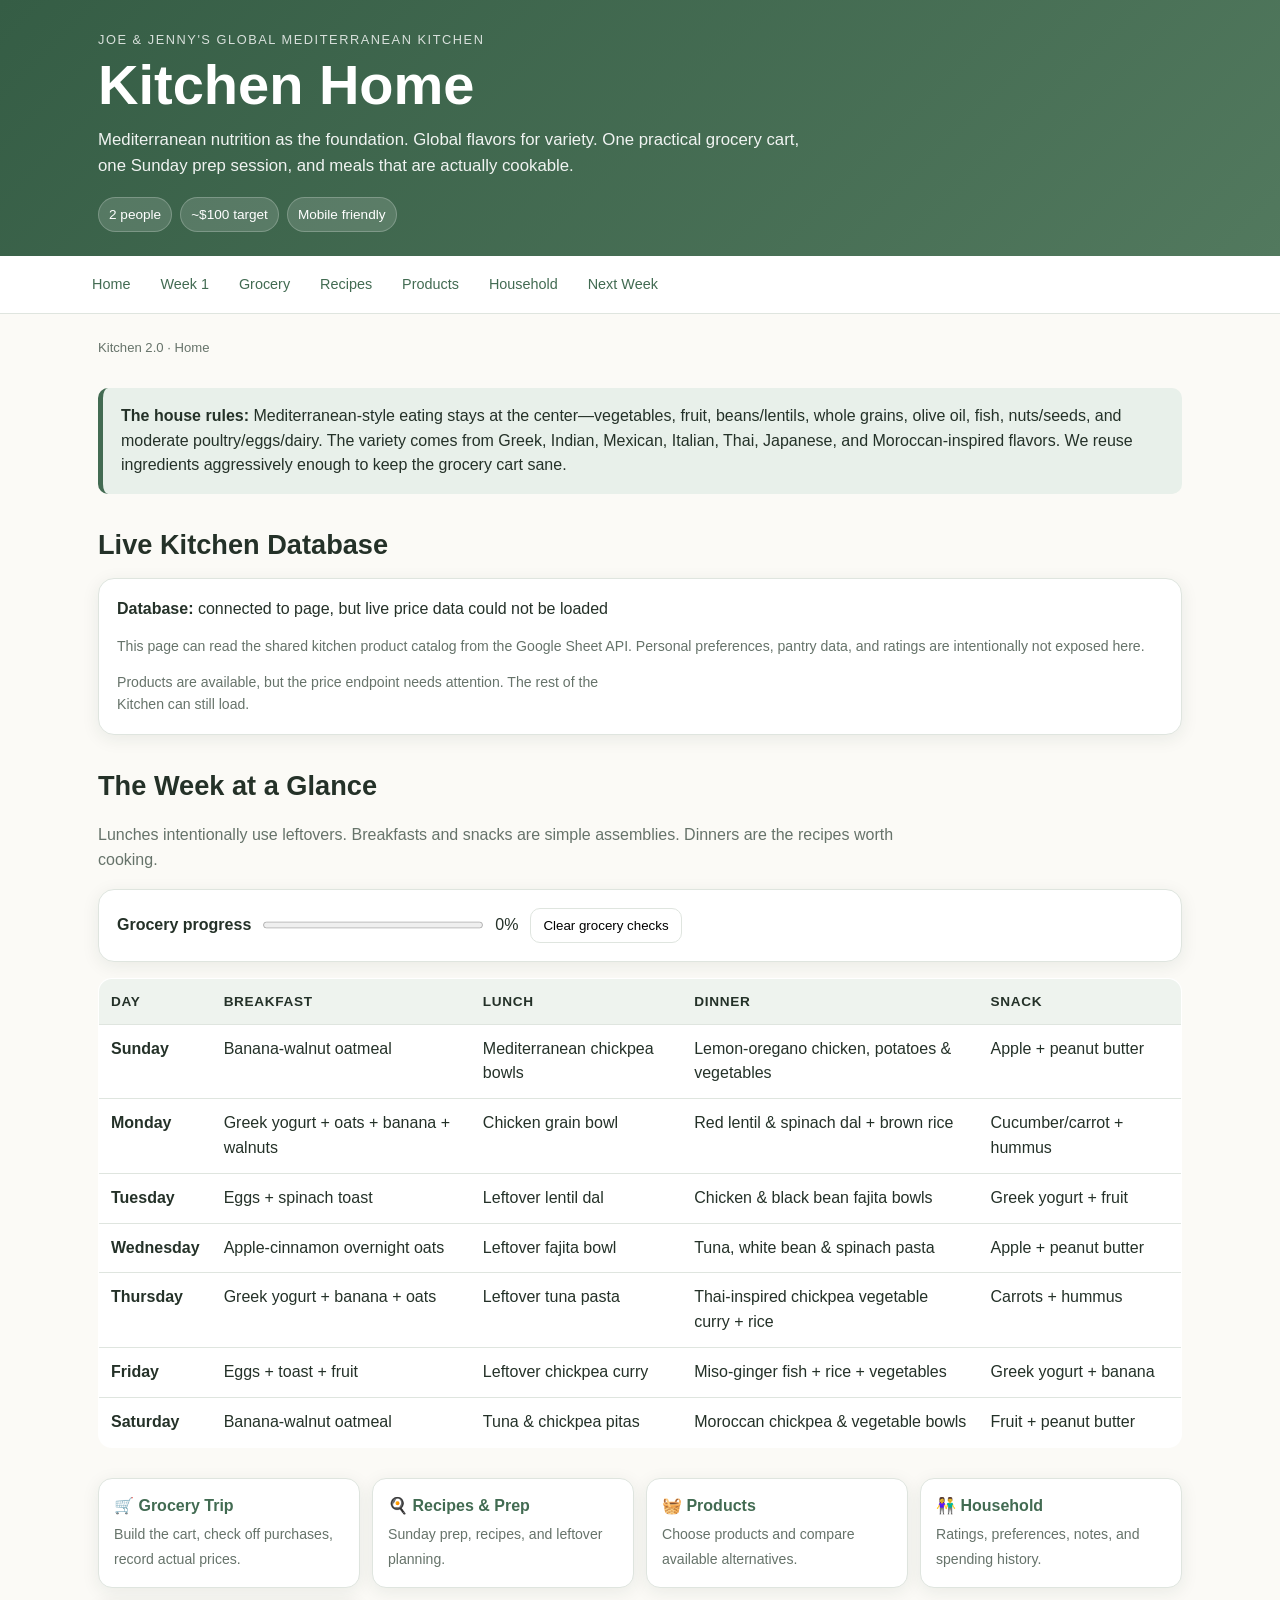
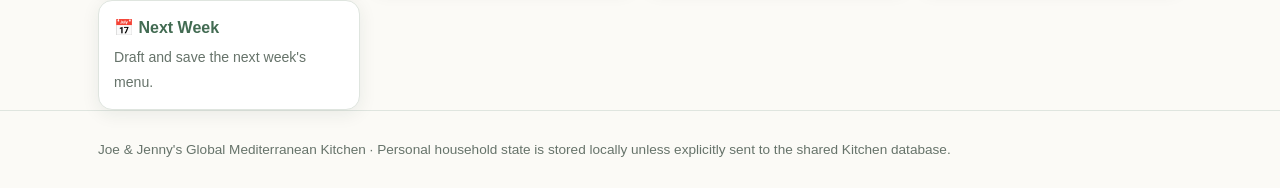
<file: index.html>
<!DOCTYPE html>
<html lang="en"><head><meta charset="utf-8"><meta name="viewport" content="width=device-width, initial-scale=1, viewport-fit=cover"><meta name="theme-color" content="#426b52"><title>Joe & Jenny's Global Mediterranean Kitchen — Kitchen Home</title><link rel="stylesheet" href="css/kitchen.css"></head>
<body>
<header class="app-hero"><div class="container"><div class="eyebrow">Joe & Jenny's Global Mediterranean Kitchen</div><h1>Kitchen Home</h1><div class="subtitle">Mediterranean nutrition as the foundation. Global flavors for variety. One practical grocery cart, one Sunday prep session, and meals that are actually cookable.</div><div class="badges"><span class="badge">2 people</span><span class="badge">~$100 target</span><span class="badge">Mobile friendly</span></div></div></header>
<nav class="app-nav"><div class="container navscroll"><a href="index.html">Home</a><a href="weeks/week-1.html">Week 1</a><a href="groceries/index.html">Grocery</a><a href="recipes/index.html">Recipes</a><a href="products/index.html">Products</a><a href="household/index.html">Household</a><a href="planner/index.html">Next Week</a></div></nav>
<main class="container page-main"><div class="breadcrumb">Kitchen 2.0 · Home</div><section id="intro">
<div class="callout">
<strong>The house rules:</strong> Mediterranean-style eating stays at the center—vegetables, fruit, beans/lentils, whole grains, olive oil, fish, nuts/seeds, and moderate poultry/eggs/dairy. The variety comes from Greek, Indian, Mexican, Italian, Thai, Japanese, and Moroccan-inspired flavors. We reuse ingredients aggressively enough to keep the grocery cart sane.
</div>
</section><section id="live-data">
<h2>Live Kitchen Database</h2>
<div class="card">
<div id="apiStatus"><strong>Database:</strong> connecting…</div>
<p class="small">This page can read the shared kitchen product catalog from the Google Sheet API. Personal preferences, pantry data, and ratings are intentionally not exposed here.</p>
<div class="grid grid2" id="productSnapshot" style="margin-top:12px"></div>
</div>
</section><section id="week">
<h2>The Week at a Glance</h2>
<p class="lead">Lunches intentionally use leftovers. Breakfasts and snacks are simple assemblies. Dinners are the recipes worth cooking.</p>
<div class="card" style="margin-bottom:16px">
<div class="progressbox"><strong>Grocery progress</strong><progress id="groceryProgress" max="1" value="0"></progress><span id="progressText">0%</span><button onclick="clearChecks()">Clear grocery checks</button></div>
</div>
<table>
<thead><tr><th>Day</th><th>Breakfast</th><th>Lunch</th><th>Dinner</th><th>Snack</th></tr></thead>
<tbody>
<tr><td class="day" data-label="Day">Sunday</td><td data-label="Breakfast">Banana-walnut oatmeal</td><td data-label="Lunch">Mediterranean chickpea bowls</td><td data-label="Dinner">Lemon-oregano chicken, potatoes &amp; vegetables</td><td data-label="Snack">Apple + peanut butter</td></tr>
<tr><td class="day" data-label="Day">Monday</td><td data-label="Breakfast">Greek yogurt + oats + banana + walnuts</td><td data-label="Lunch">Chicken grain bowl</td><td data-label="Dinner">Red lentil &amp; spinach dal + brown rice</td><td data-label="Snack">Cucumber/carrot + hummus</td></tr>
<tr><td class="day" data-label="Day">Tuesday</td><td data-label="Breakfast">Eggs + spinach toast</td><td data-label="Lunch">Leftover lentil dal</td><td data-label="Dinner">Chicken &amp; black bean fajita bowls</td><td data-label="Snack">Greek yogurt + fruit</td></tr>
<tr><td class="day" data-label="Day">Wednesday</td><td data-label="Breakfast">Apple-cinnamon overnight oats</td><td data-label="Lunch">Leftover fajita bowl</td><td data-label="Dinner">Tuna, white bean &amp; spinach pasta</td><td data-label="Snack">Apple + peanut butter</td></tr>
<tr><td class="day" data-label="Day">Thursday</td><td data-label="Breakfast">Greek yogurt + banana + oats</td><td data-label="Lunch">Leftover tuna pasta</td><td data-label="Dinner">Thai-inspired chickpea vegetable curry + rice</td><td data-label="Snack">Carrots + hummus</td></tr>
<tr><td class="day" data-label="Day">Friday</td><td data-label="Breakfast">Eggs + toast + fruit</td><td data-label="Lunch">Leftover chickpea curry</td><td data-label="Dinner">Miso-ginger fish + rice + vegetables</td><td data-label="Snack">Greek yogurt + banana</td></tr>
<tr><td class="day" data-label="Day">Saturday</td><td data-label="Breakfast">Banana-walnut oatmeal</td><td data-label="Lunch">Tuna &amp; chickpea pitas</td><td data-label="Dinner">Moroccan chickpea &amp; vegetable bowls</td><td data-label="Snack">Fruit + peanut butter</td></tr>
</tbody>
</table>
</section><div class="quick-links">
<a class="quick-link" href="groceries/index.html"><strong>🛒 Grocery Trip</strong><span class="small">Build the cart, check off purchases, record actual prices.</span></a>
<a class="quick-link" href="recipes/index.html"><strong>🍳 Recipes & Prep</strong><span class="small">Sunday prep, recipes, and leftover planning.</span></a>
<a class="quick-link" href="products/index.html"><strong>🧺 Products</strong><span class="small">Choose products and compare available alternatives.</span></a>
<a class="quick-link" href="household/index.html"><strong>👫 Household</strong><span class="small">Ratings, preferences, notes, and spending history.</span></a>
<a class="quick-link" href="planner/index.html"><strong>📅 Next Week</strong><span class="small">Draft and save the next week's menu.</span></a>
</div></main>
<footer><div class="container">Joe & Jenny's Global Mediterranean Kitchen · Personal household state is stored locally unless explicitly sent to the shared Kitchen database.</div></footer>
<script src="js/kitchen.js"></script>
</body></html>
</file>
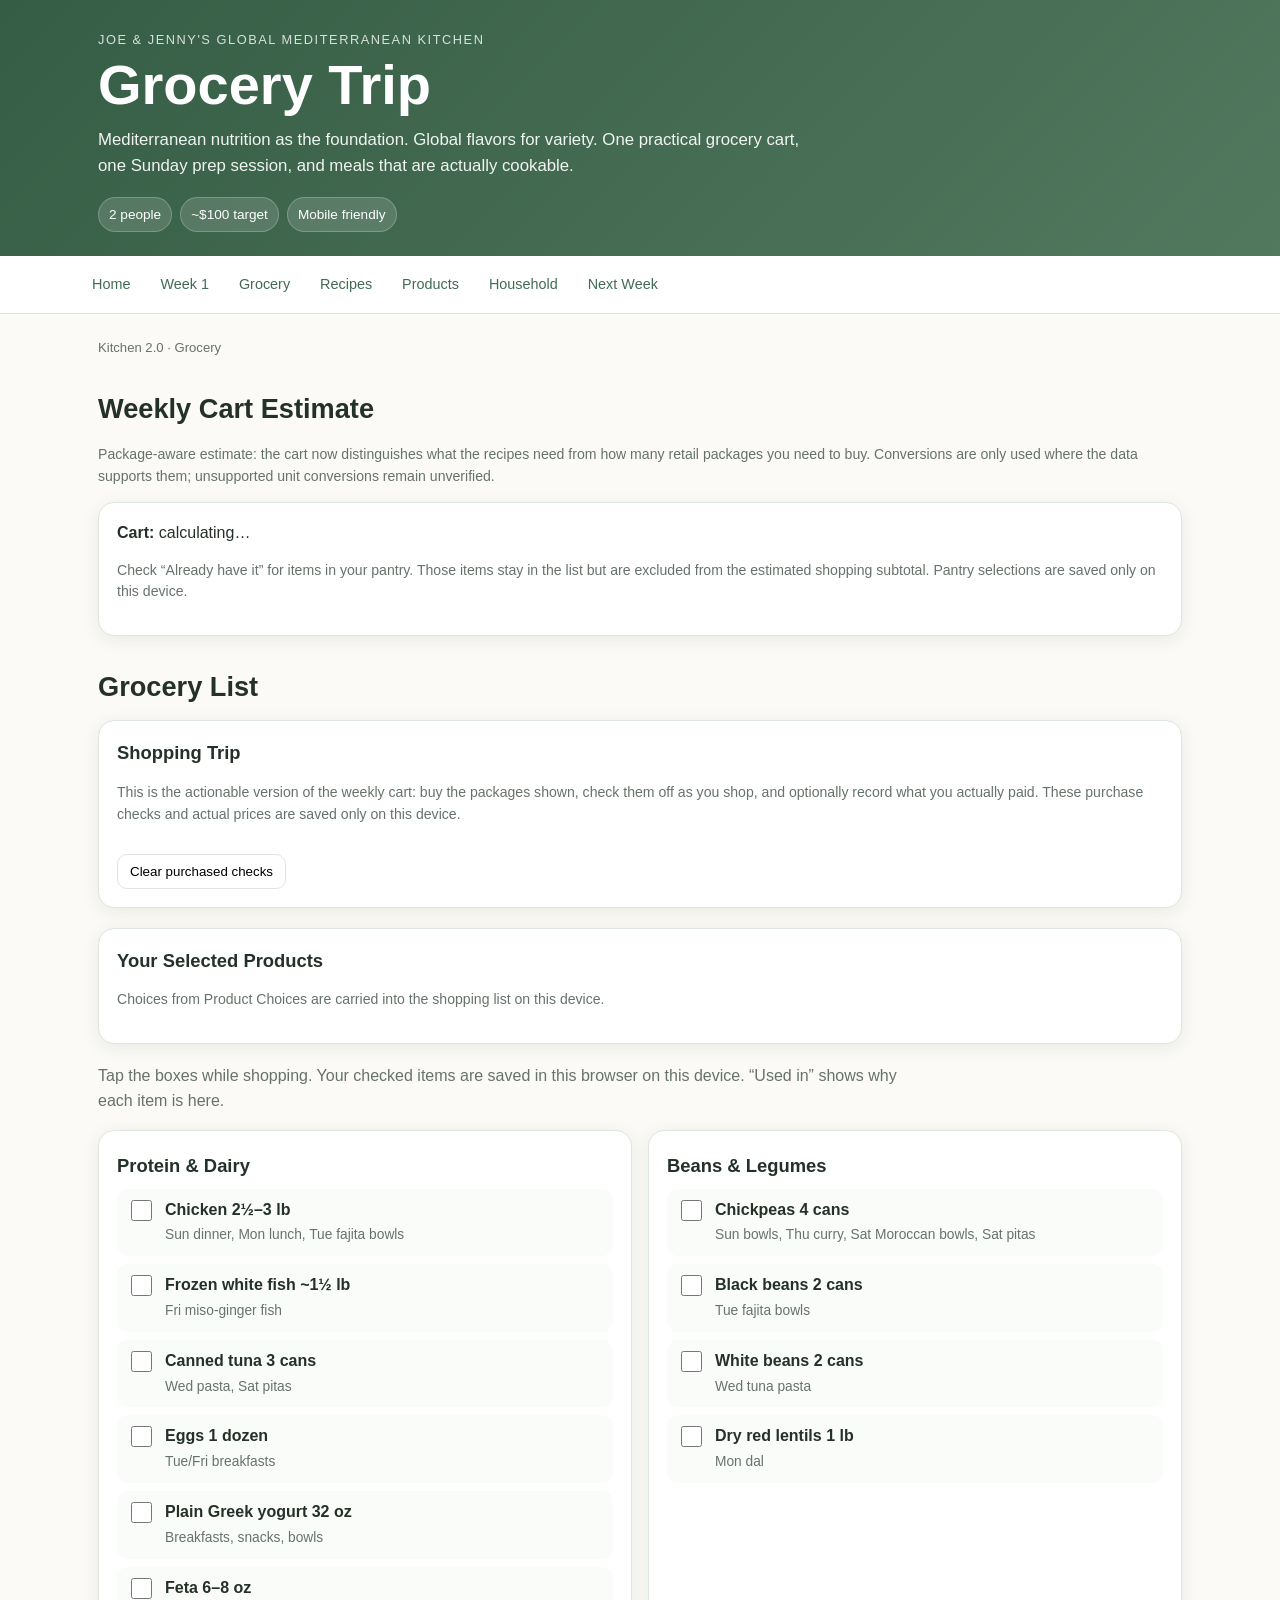
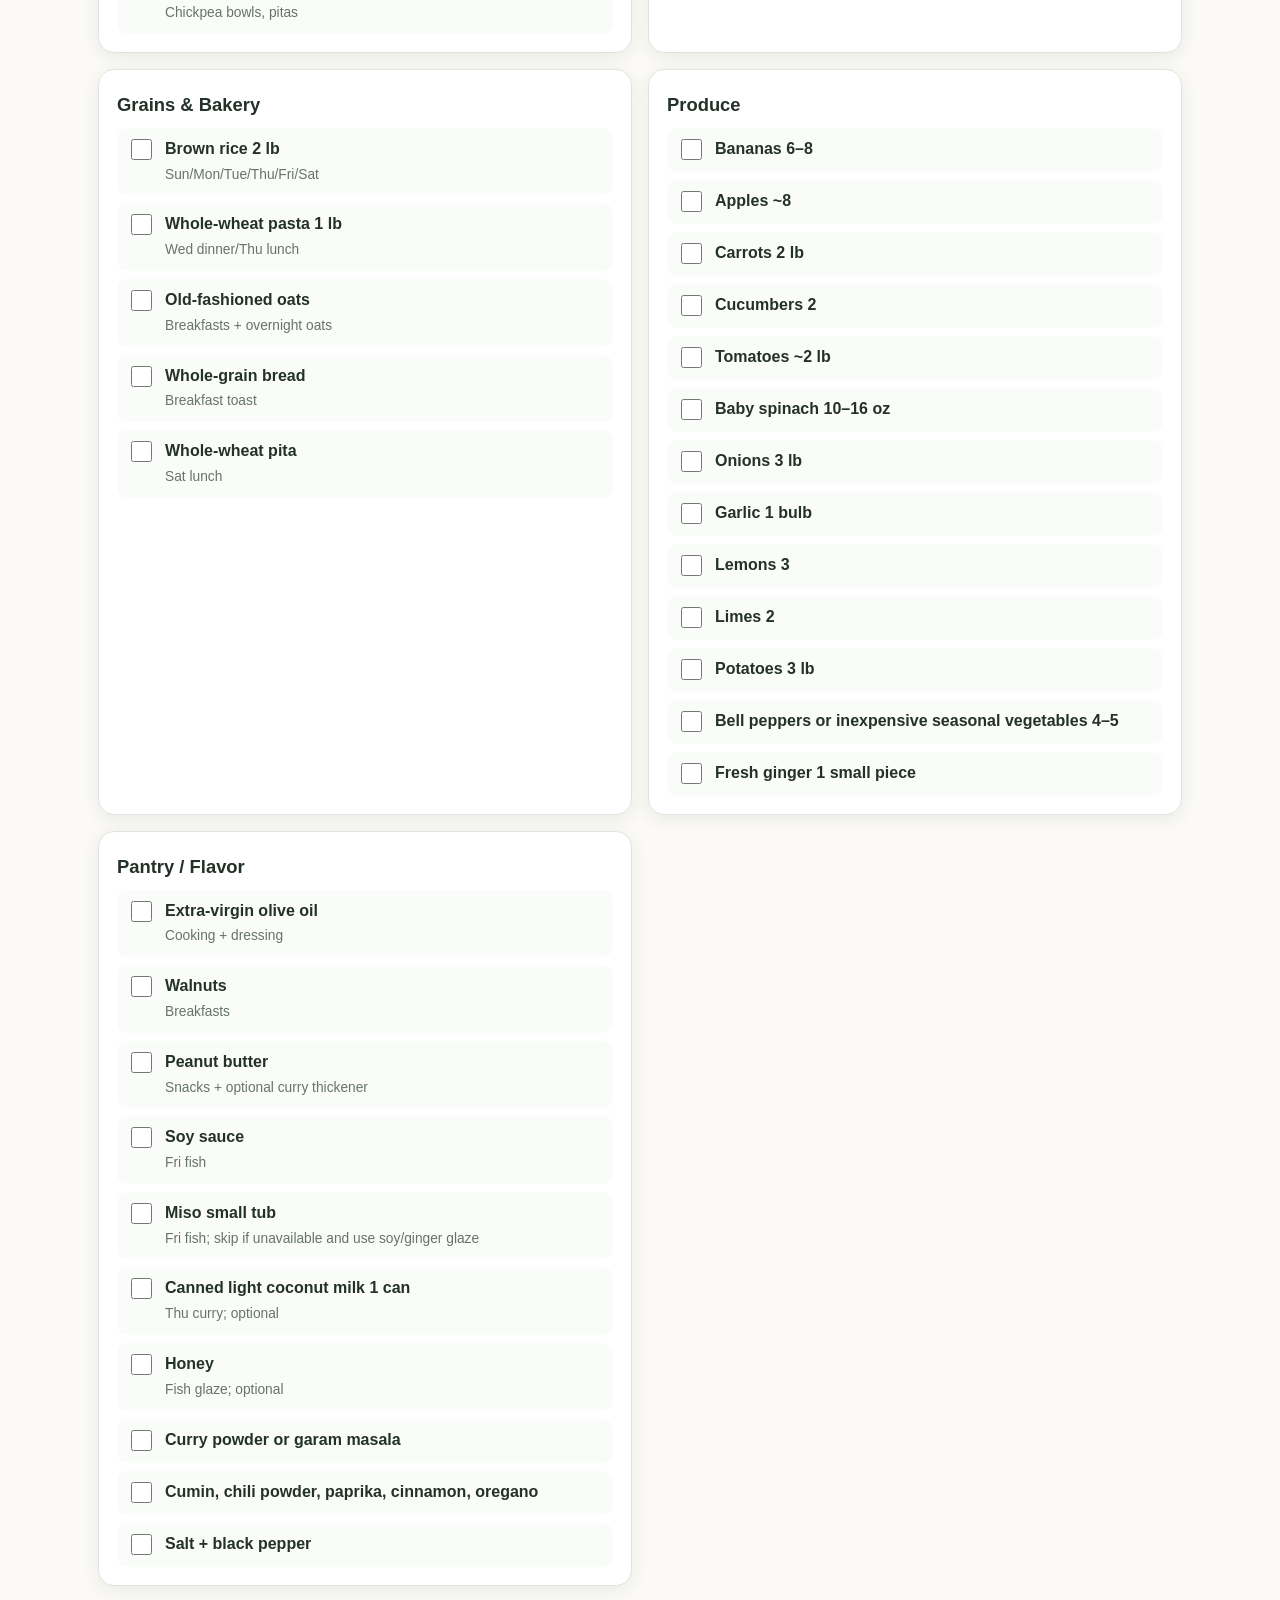
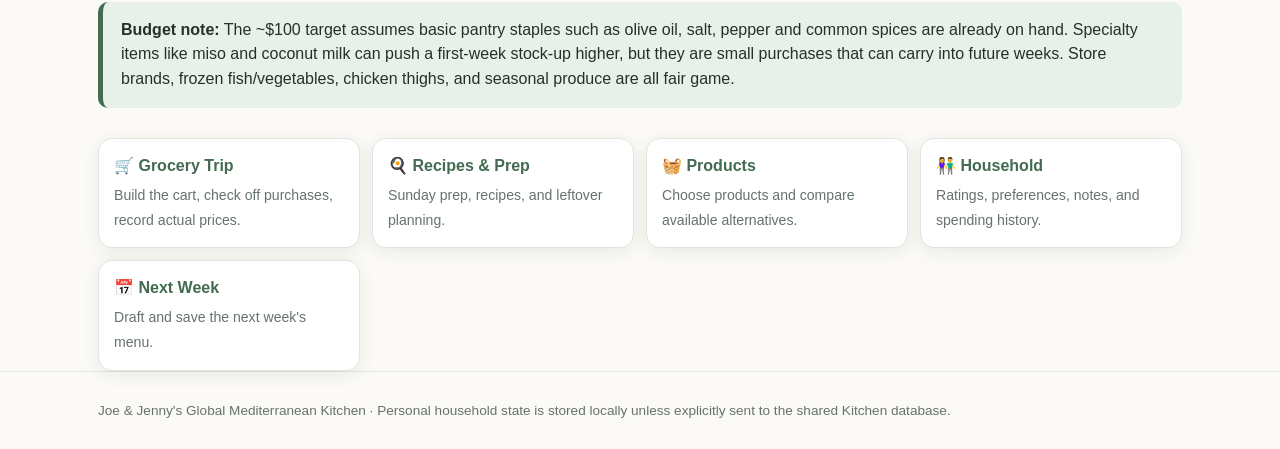
<file: groceries/index.html>
<!DOCTYPE html>
<html lang="en"><head><meta charset="utf-8"><meta name="viewport" content="width=device-width, initial-scale=1, viewport-fit=cover"><meta name="theme-color" content="#426b52"><title>Joe & Jenny's Global Mediterranean Kitchen — Grocery Trip</title><link rel="stylesheet" href="../css/kitchen.css"></head>
<body>
<header class="app-hero"><div class="container"><div class="eyebrow">Joe & Jenny's Global Mediterranean Kitchen</div><h1>Grocery Trip</h1><div class="subtitle">Mediterranean nutrition as the foundation. Global flavors for variety. One practical grocery cart, one Sunday prep session, and meals that are actually cookable.</div><div class="badges"><span class="badge">2 people</span><span class="badge">~$100 target</span><span class="badge">Mobile friendly</span></div></div></header>
<nav class="app-nav"><div class="container navscroll"><a href="../index.html">Home</a><a href="../weeks/week-1.html">Week 1</a><a href="index.html">Grocery</a><a href="../recipes/index.html">Recipes</a><a href="../products/index.html">Products</a><a href="../household/index.html">Household</a><a href="../planner/index.html">Next Week</a></div></nav>
<main class="container page-main"><div class="breadcrumb">Kitchen 2.0 · Grocery</div><section id="grocery">
<section id="cart-estimate">
<h2>Weekly Cart Estimate</h2><p class="small">Package-aware estimate: the cart now distinguishes what the recipes need from how many retail packages you need to buy. Conversions are only used where the data supports them; unsupported unit conversions remain unverified.</p>
<div class="card">
<div id="cartStatus"><strong>Cart:</strong> calculating…</div>
<div id="cartSummary" style="margin-top:12px"></div>
<div id="cartItems" style="margin-top:14px"></div>
<p class="small" style="margin-top:14px">Check “Already have it” for items in your pantry. Those items stay in the list but are excluded from the estimated shopping subtotal. Pantry selections are saved only on this device.</p>
</div>
</section>
<h2>Grocery List</h2>
<div class="card" id="shoppingTrip" style="margin:12px 0 20px">
<h3 style="margin-top:0">Shopping Trip</h3>
<p class="small">This is the actionable version of the weekly cart: buy the packages shown, check them off as you shop, and optionally record what you actually paid. These purchase checks and actual prices are saved only on this device.</p>
<div id="shoppingTripSummary"></div>
<div class="checklist" id="shoppingTripItems" style="margin-top:12px"></div>
<div style="display:flex;gap:8px;flex-wrap:wrap;margin-top:14px">
<button onclick="clearShoppingTrip()" type="button">Clear purchased checks</button>
</div>
</div>
<div class="card" id="selectedShopping" style="margin:12px 0 20px">
<h3 style="margin-top:0">Your Selected Products</h3>
<p class="small">Choices from Product Choices are carried into the shopping list on this device.</p>
<div id="selectedShoppingItems"></div>
<div class="choice-selected" id="selectedShoppingTotal" style="margin-top:12px"></div>
</div>
<p class="lead">Tap the boxes while shopping. Your checked items are saved in this browser on this device. “Used in” shows why each item is here.</p>
<div class="grid grid2">
<div class="card"><h3>Protein &amp; Dairy</h3><div class="checklist">
<label class="check"><input data-g="" type="checkbox"/><span><b>Chicken</b> <span class="qty">2½–3 lb</span><br/><span class="used">Sun dinner, Mon lunch, Tue fajita bowls</span></span></label>
<label class="check"><input data-g="" type="checkbox"/><span><b>Frozen white fish</b> <span class="qty">~1½ lb</span><br/><span class="used">Fri miso-ginger fish</span></span></label>
<label class="check"><input data-g="" type="checkbox"/><span><b>Canned tuna</b> <span class="qty">3 cans</span><br/><span class="used">Wed pasta, Sat pitas</span></span></label>
<label class="check"><input data-g="" type="checkbox"/><span><b>Eggs</b> <span class="qty">1 dozen</span><br/><span class="used">Tue/Fri breakfasts</span></span></label>
<label class="check"><input data-g="" type="checkbox"/><span><b>Plain Greek yogurt</b> <span class="qty">32 oz</span><br/><span class="used">Breakfasts, snacks, bowls</span></span></label>
<label class="check"><input data-g="" type="checkbox"/><span><b>Feta</b> <span class="qty">6–8 oz</span><br/><span class="used">Chickpea bowls, pitas</span></span></label>
</div></div>
<div class="card"><h3>Beans &amp; Legumes</h3><div class="checklist">
<label class="check"><input data-g="" type="checkbox"/><span><b>Chickpeas</b> <span class="qty">4 cans</span><br/><span class="used">Sun bowls, Thu curry, Sat Moroccan bowls, Sat pitas</span></span></label>
<label class="check"><input data-g="" type="checkbox"/><span><b>Black beans</b> <span class="qty">2 cans</span><br/><span class="used">Tue fajita bowls</span></span></label>
<label class="check"><input data-g="" type="checkbox"/><span><b>White beans</b> <span class="qty">2 cans</span><br/><span class="used">Wed tuna pasta</span></span></label>
<label class="check"><input data-g="" type="checkbox"/><span><b>Dry red lentils</b> <span class="qty">1 lb</span><br/><span class="used">Mon dal</span></span></label>
</div></div>
<div class="card"><h3>Grains &amp; Bakery</h3><div class="checklist">
<label class="check"><input data-g="" type="checkbox"/><span><b>Brown rice</b> <span class="qty">2 lb</span><br/><span class="used">Sun/Mon/Tue/Thu/Fri/Sat</span></span></label>
<label class="check"><input data-g="" type="checkbox"/><span><b>Whole-wheat pasta</b> <span class="qty">1 lb</span><br/><span class="used">Wed dinner/Thu lunch</span></span></label>
<label class="check"><input data-g="" type="checkbox"/><span><b>Old-fashioned oats</b><br/><span class="used">Breakfasts + overnight oats</span></span></label>
<label class="check"><input data-g="" type="checkbox"/><span><b>Whole-grain bread</b><br/><span class="used">Breakfast toast</span></span></label>
<label class="check"><input data-g="" type="checkbox"/><span><b>Whole-wheat pita</b><br/><span class="used">Sat lunch</span></span></label>
</div></div>
<div class="card"><h3>Produce</h3><div class="checklist">
<label class="check"><input data-g="" type="checkbox"/><span><b>Bananas</b> <span class="qty">6–8</span></span></label>
<label class="check"><input data-g="" type="checkbox"/><span><b>Apples</b> <span class="qty">~8</span></span></label>
<label class="check"><input data-g="" type="checkbox"/><span><b>Carrots</b> <span class="qty">2 lb</span></span></label>
<label class="check"><input data-g="" type="checkbox"/><span><b>Cucumbers</b> <span class="qty">2</span></span></label>
<label class="check"><input data-g="" type="checkbox"/><span><b>Tomatoes</b> <span class="qty">~2 lb</span></span></label>
<label class="check"><input data-g="" type="checkbox"/><span><b>Baby spinach</b> <span class="qty">10–16 oz</span></span></label>
<label class="check"><input data-g="" type="checkbox"/><span><b>Onions</b> <span class="qty">3 lb</span></span></label>
<label class="check"><input data-g="" type="checkbox"/><span><b>Garlic</b> <span class="qty">1 bulb</span></span></label>
<label class="check"><input data-g="" type="checkbox"/><span><b>Lemons</b> <span class="qty">3</span></span></label>
<label class="check"><input data-g="" type="checkbox"/><span><b>Limes</b> <span class="qty">2</span></span></label>
<label class="check"><input data-g="" type="checkbox"/><span><b>Potatoes</b> <span class="qty">3 lb</span></span></label>
<label class="check"><input data-g="" type="checkbox"/><span><b>Bell peppers or inexpensive seasonal vegetables</b> <span class="qty">4–5</span></span></label>
<label class="check"><input data-g="" type="checkbox"/><span><b>Fresh ginger</b> <span class="qty">1 small piece</span></span></label>
</div></div>
<div class="card"><h3>Pantry / Flavor</h3><div class="checklist">
<label class="check"><input data-g="" type="checkbox"/><span><b>Extra-virgin olive oil</b><br/><span class="used">Cooking + dressing</span></span></label>
<label class="check"><input data-g="" type="checkbox"/><span><b>Walnuts</b><br/><span class="used">Breakfasts</span></span></label>
<label class="check"><input data-g="" type="checkbox"/><span><b>Peanut butter</b><br/><span class="used">Snacks + optional curry thickener</span></span></label>
<label class="check"><input data-g="" type="checkbox"/><span><b>Soy sauce</b><br/><span class="used">Fri fish</span></span></label>
<label class="check"><input data-g="" type="checkbox"/><span><b>Miso</b> <span class="qty">small tub</span><br/><span class="used">Fri fish; skip if unavailable and use soy/ginger glaze</span></span></label>
<label class="check"><input data-g="" type="checkbox"/><span><b>Canned light coconut milk</b> <span class="qty">1 can</span><br/><span class="used">Thu curry; optional</span></span></label>
<label class="check"><input data-g="" type="checkbox"/><span><b>Honey</b><br/><span class="used">Fish glaze; optional</span></span></label>
<label class="check"><input data-g="" type="checkbox"/><span><b>Curry powder or garam masala</b></span></label>
<label class="check"><input data-g="" type="checkbox"/><span><b>Cumin, chili powder, paprika, cinnamon, oregano</b></span></label>
<label class="check"><input data-g="" type="checkbox"/><span><b>Salt + black pepper</b></span></label>
</div></div>
</div>
<div class="callout" style="margin-top:16px"><strong>Budget note:</strong> The ~$100 target assumes basic pantry staples such as olive oil, salt, pepper and common spices are already on hand. Specialty items like miso and coconut milk can push a first-week stock-up higher, but they are small purchases that can carry into future weeks. Store brands, frozen fish/vegetables, chicken thighs, and seasonal produce are all fair game.</div>
</section><div class="quick-links">
<a class="quick-link" href="index.html"><strong>🛒 Grocery Trip</strong><span class="small">Build the cart, check off purchases, record actual prices.</span></a>
<a class="quick-link" href="../recipes/index.html"><strong>🍳 Recipes & Prep</strong><span class="small">Sunday prep, recipes, and leftover planning.</span></a>
<a class="quick-link" href="../products/index.html"><strong>🧺 Products</strong><span class="small">Choose products and compare available alternatives.</span></a>
<a class="quick-link" href="../household/index.html"><strong>👫 Household</strong><span class="small">Ratings, preferences, notes, and spending history.</span></a>
<a class="quick-link" href="../planner/index.html"><strong>📅 Next Week</strong><span class="small">Draft and save the next week's menu.</span></a>
</div></main>
<footer><div class="container">Joe & Jenny's Global Mediterranean Kitchen · Personal household state is stored locally unless explicitly sent to the shared Kitchen database.</div></footer>
<script src="../js/kitchen.js"></script>
</body></html>
</file>
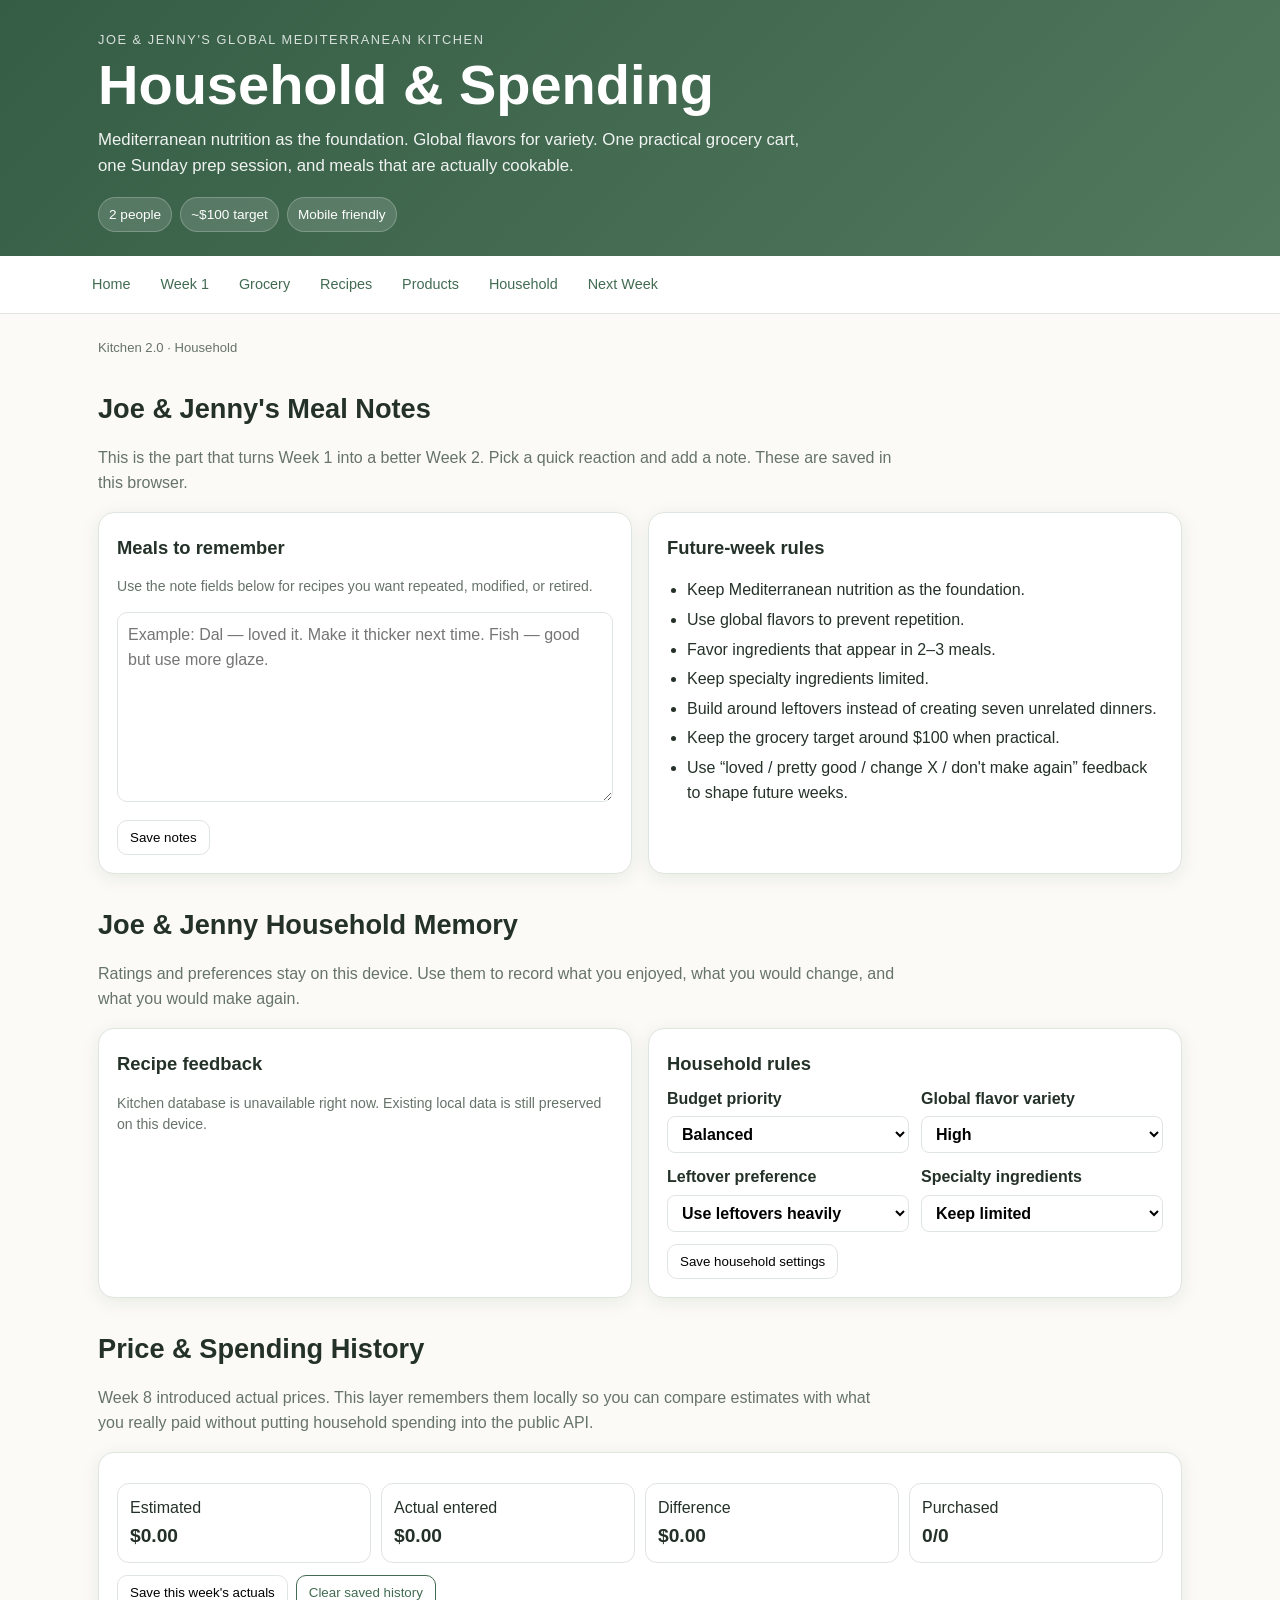
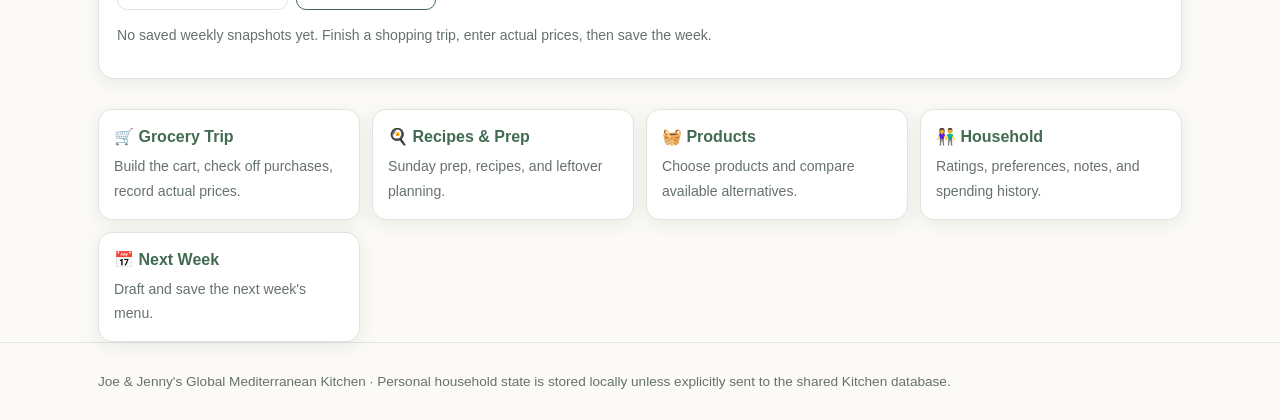
<file: household/index.html>
<!DOCTYPE html>
<html lang="en"><head><meta charset="utf-8"><meta name="viewport" content="width=device-width, initial-scale=1, viewport-fit=cover"><meta name="theme-color" content="#426b52"><title>Joe & Jenny's Global Mediterranean Kitchen — Household & Spending</title><link rel="stylesheet" href="../css/kitchen.css"></head>
<body>
<header class="app-hero"><div class="container"><div class="eyebrow">Joe & Jenny's Global Mediterranean Kitchen</div><h1>Household & Spending</h1><div class="subtitle">Mediterranean nutrition as the foundation. Global flavors for variety. One practical grocery cart, one Sunday prep session, and meals that are actually cookable.</div><div class="badges"><span class="badge">2 people</span><span class="badge">~$100 target</span><span class="badge">Mobile friendly</span></div></div></header>
<nav class="app-nav"><div class="container navscroll"><a href="../index.html">Home</a><a href="../weeks/week-1.html">Week 1</a><a href="../groceries/index.html">Grocery</a><a href="../recipes/index.html">Recipes</a><a href="../products/index.html">Products</a><a href="index.html">Household</a><a href="../planner/index.html">Next Week</a></div></nav>
<main class="container page-main"><div class="breadcrumb">Kitchen 2.0 · Household</div><section id="notes">
<h2>Joe &amp; Jenny's Meal Notes</h2>
<p class="lead">This is the part that turns Week 1 into a better Week 2. Pick a quick reaction and add a note. These are saved in this browser.</p>
<div class="grid grid2">
<div class="card"><h3>Meals to remember</h3>
<p class="small">Use the note fields below for recipes you want repeated, modified, or retired.</p>
<textarea id="notesBox" placeholder="Example: Dal — loved it. Make it thicker next time. Fish — good but use more glaze." style="width:100%;min-height:190px;border:1px solid var(--line);border-radius:10px;padding:10px;font:inherit"></textarea>
<br/><button onclick="saveNotes()" style="margin-top:10px">Save notes</button> <span class="small" id="saveStatus"></span>
</div>
<div class="card"><h3>Future-week rules</h3>
<ul>
<li>Keep Mediterranean nutrition as the foundation.</li>
<li>Use global flavors to prevent repetition.</li>
<li>Favor ingredients that appear in 2–3 meals.</li>
<li>Keep specialty ingredients limited.</li>
<li>Build around leftovers instead of creating seven unrelated dinners.</li>
<li>Keep the grocery target around $100 when practical.</li>
<li>Use “loved / pretty good / change X / don't make again” feedback to shape future weeks.</li>
</ul>
</div>
</div>
</section><section class="system-section" id="household">
<h2>Joe &amp; Jenny Household Memory</h2>
<p class="lead">Ratings and preferences stay on this device. Use them to record what you enjoyed, what you would change, and what you would make again.</p>
<div class="grid grid2">
<div class="card"><h3>Recipe feedback</h3><div id="recipeRatings"></div></div>
<div class="card"><h3>Household rules</h3>
<div class="preference-grid">
<label><span>Budget priority</span><select id="prefBudget"><option value="balanced">Balanced</option><option value="budget">Budget-focused</option><option value="nutrition">Nutrition-focused</option></select></label>
<label><span>Global flavor variety</span><select id="prefVariety"><option value="high">High</option><option value="medium">Medium</option><option value="low">Low</option></select></label>
<label><span>Leftover preference</span><select id="prefLeftovers"><option value="high">Use leftovers heavily</option><option value="medium">Moderate leftovers</option><option value="low">More fresh meals</option></select></label>
<label><span>Specialty ingredients</span><select id="prefSpecialty"><option value="low">Keep limited</option><option value="medium">Some are fine</option><option value="high">Open to more</option></select></label>
</div>
<button onclick="saveHouseholdPrefs()" style="margin-top:12px" type="button">Save household settings</button><span class="small" id="prefStatus"></span>
</div>
</div>
</section><section class="system-section" id="spending">
<h2>Price &amp; Spending History</h2>
<p class="lead">Week 8 introduced actual prices. This layer remembers them locally so you can compare estimates with what you really paid without putting household spending into the public API.</p>
<div class="card">
<div class="cart-kpis" id="spendingKpis"></div>
<div class="system-actions">
<button onclick="saveSpendingSnapshot()" type="button">Save this week's actuals</button>
<button class="secondary" onclick="clearSpendingHistory()" type="button">Clear saved history</button>
</div>
<div id="spendingHistory" style="margin-top:14px"></div>
</div>
</section><div class="quick-links">
<a class="quick-link" href="../groceries/index.html"><strong>🛒 Grocery Trip</strong><span class="small">Build the cart, check off purchases, record actual prices.</span></a>
<a class="quick-link" href="../recipes/index.html"><strong>🍳 Recipes & Prep</strong><span class="small">Sunday prep, recipes, and leftover planning.</span></a>
<a class="quick-link" href="../products/index.html"><strong>🧺 Products</strong><span class="small">Choose products and compare available alternatives.</span></a>
<a class="quick-link" href="index.html"><strong>👫 Household</strong><span class="small">Ratings, preferences, notes, and spending history.</span></a>
<a class="quick-link" href="../planner/index.html"><strong>📅 Next Week</strong><span class="small">Draft and save the next week's menu.</span></a>
</div></main>
<footer><div class="container">Joe & Jenny's Global Mediterranean Kitchen · Personal household state is stored locally unless explicitly sent to the shared Kitchen database.</div></footer>
<script src="../js/kitchen.js"></script>
</body></html>
</file>
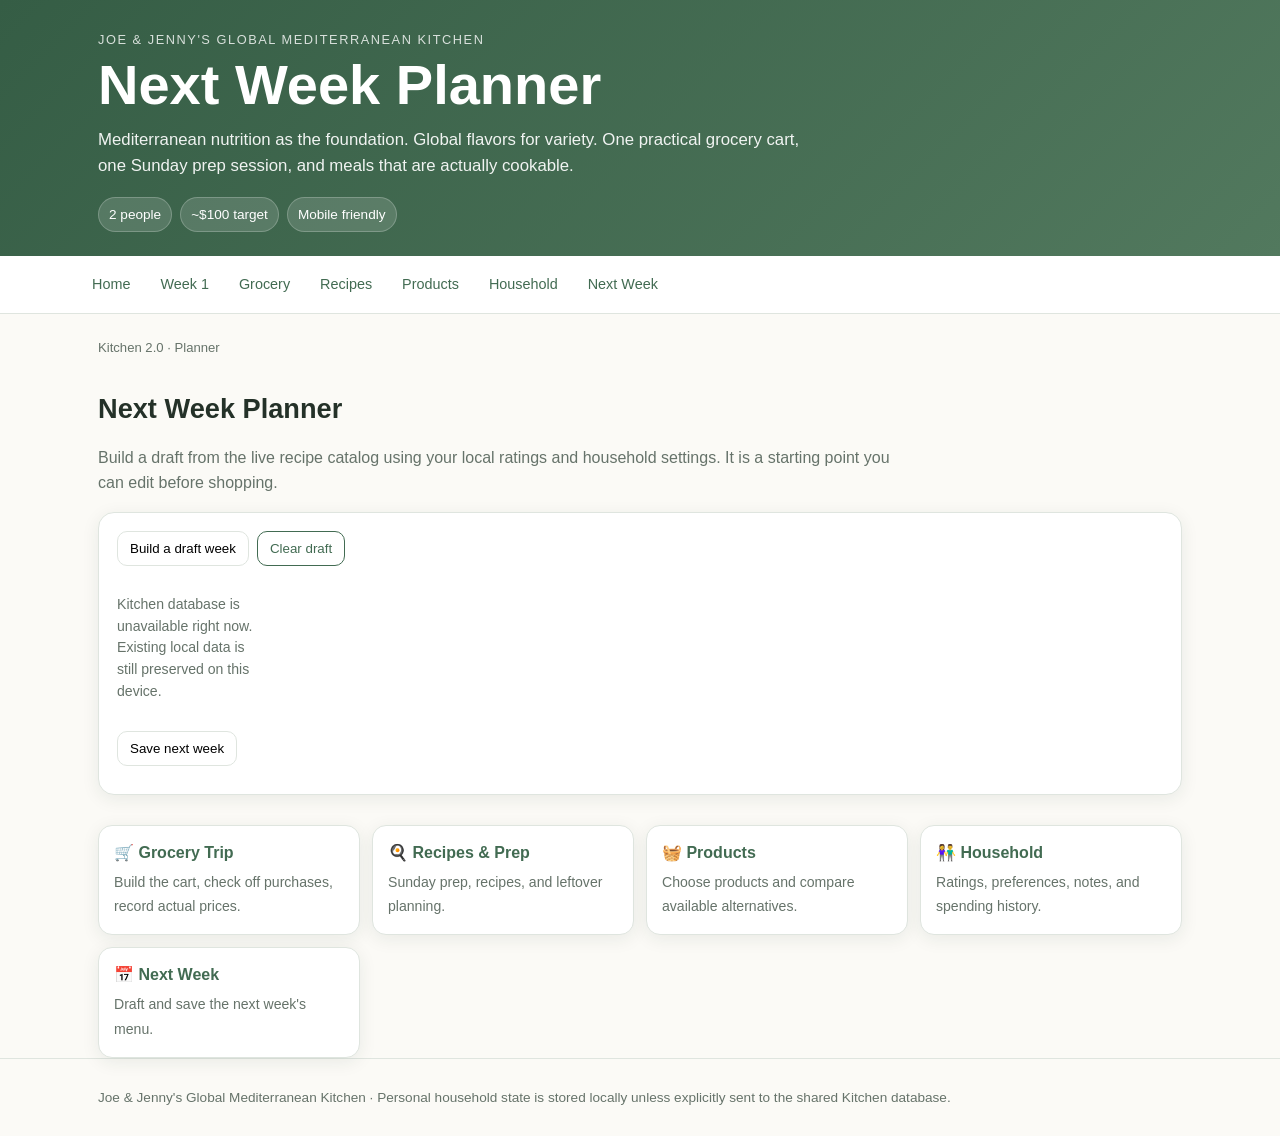
<file: planner/index.html>
<!DOCTYPE html>
<html lang="en"><head><meta charset="utf-8"><meta name="viewport" content="width=device-width, initial-scale=1, viewport-fit=cover"><meta name="theme-color" content="#426b52"><title>Joe & Jenny's Global Mediterranean Kitchen — Next Week Planner</title><link rel="stylesheet" href="../css/kitchen.css"></head>
<body>
<header class="app-hero"><div class="container"><div class="eyebrow">Joe & Jenny's Global Mediterranean Kitchen</div><h1>Next Week Planner</h1><div class="subtitle">Mediterranean nutrition as the foundation. Global flavors for variety. One practical grocery cart, one Sunday prep session, and meals that are actually cookable.</div><div class="badges"><span class="badge">2 people</span><span class="badge">~$100 target</span><span class="badge">Mobile friendly</span></div></div></header>
<nav class="app-nav"><div class="container navscroll"><a href="../index.html">Home</a><a href="../weeks/week-1.html">Week 1</a><a href="../groceries/index.html">Grocery</a><a href="../recipes/index.html">Recipes</a><a href="../products/index.html">Products</a><a href="../household/index.html">Household</a><a href="index.html">Next Week</a></div></nav>
<main class="container page-main"><div class="breadcrumb">Kitchen 2.0 · Planner</div><section class="system-section" id="planner">
<h2>Next Week Planner</h2>
<p class="lead">Build a draft from the live recipe catalog using your local ratings and household settings. It is a starting point you can edit before shopping.</p>
<div class="card">
<div class="planner-toolbar"><button onclick="generateNextWeek()" type="button">Build a draft week</button><button class="secondary" onclick="clearNextWeek()" type="button">Clear draft</button><span class="small" id="plannerStatus"></span></div>
<div class="planner-grid" id="plannerGrid" style="margin-top:14px"></div>
<div class="system-actions" style="margin-top:14px"><button onclick="saveNextWeek()" type="button">Save next week</button></div>
<div class="small" id="plannerSummary" style="margin-top:10px"></div>
</div>
</section><div class="quick-links">
<a class="quick-link" href="../groceries/index.html"><strong>🛒 Grocery Trip</strong><span class="small">Build the cart, check off purchases, record actual prices.</span></a>
<a class="quick-link" href="../recipes/index.html"><strong>🍳 Recipes & Prep</strong><span class="small">Sunday prep, recipes, and leftover planning.</span></a>
<a class="quick-link" href="../products/index.html"><strong>🧺 Products</strong><span class="small">Choose products and compare available alternatives.</span></a>
<a class="quick-link" href="../household/index.html"><strong>👫 Household</strong><span class="small">Ratings, preferences, notes, and spending history.</span></a>
<a class="quick-link" href="index.html"><strong>📅 Next Week</strong><span class="small">Draft and save the next week's menu.</span></a>
</div></main>
<footer><div class="container">Joe & Jenny's Global Mediterranean Kitchen · Personal household state is stored locally unless explicitly sent to the shared Kitchen database.</div></footer>
<script src="../js/kitchen.js"></script>
</body></html>
</file>
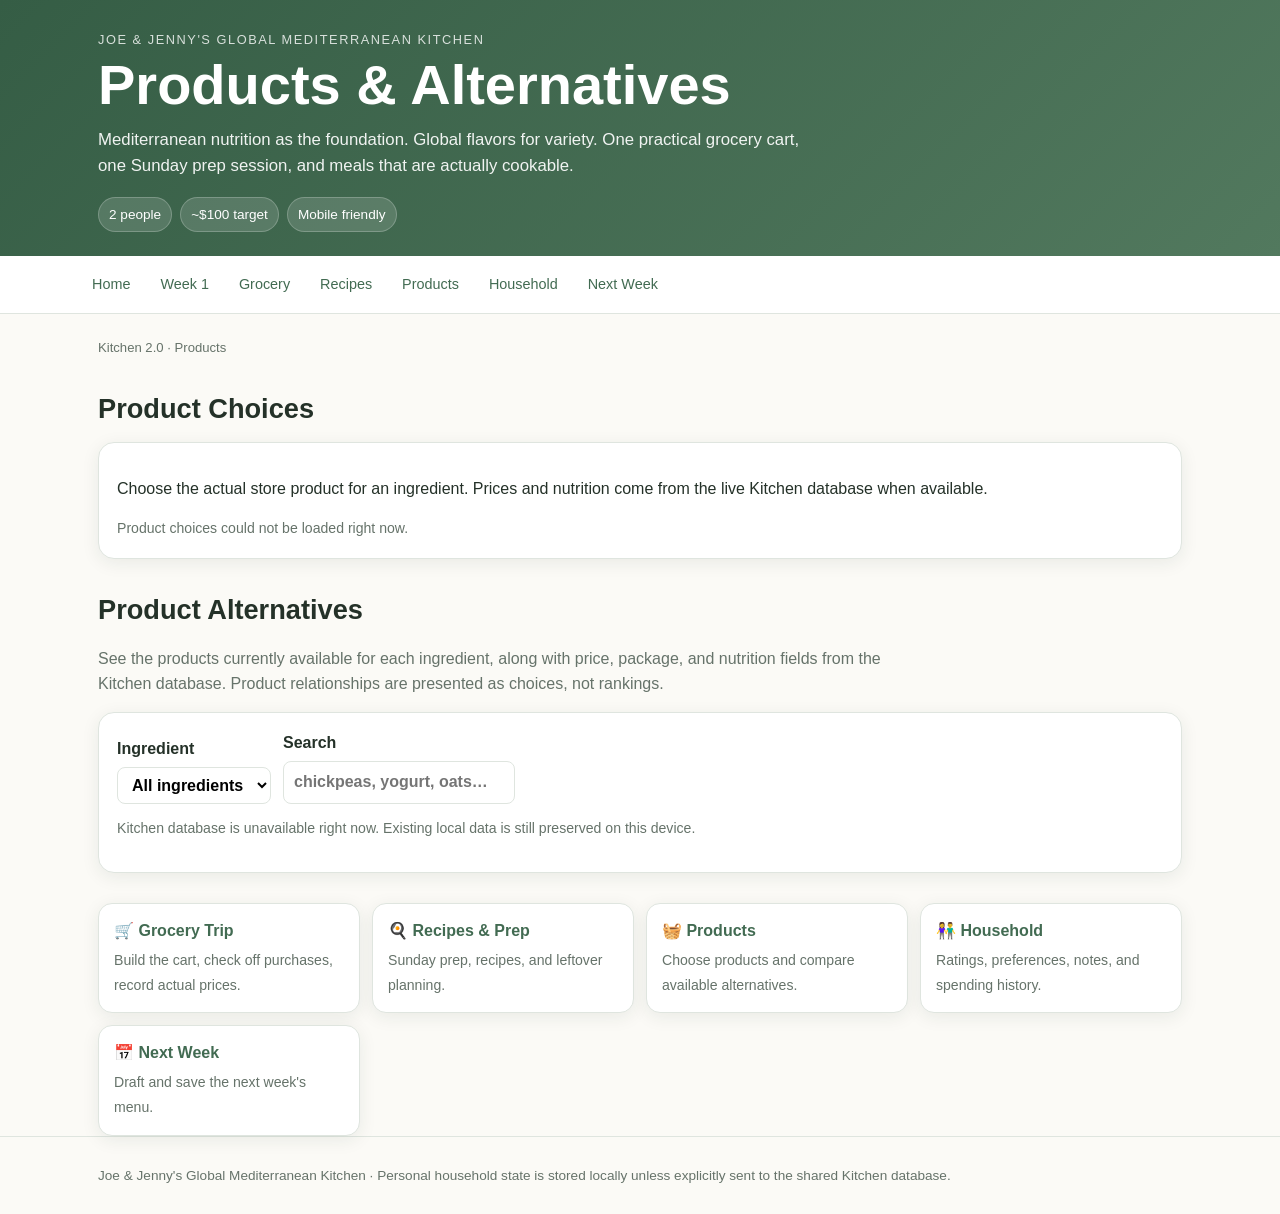
<file: products/index.html>
<!DOCTYPE html>
<html lang="en"><head><meta charset="utf-8"><meta name="viewport" content="width=device-width, initial-scale=1, viewport-fit=cover"><meta name="theme-color" content="#426b52"><title>Joe & Jenny's Global Mediterranean Kitchen — Products & Alternatives</title><link rel="stylesheet" href="../css/kitchen.css"></head>
<body>
<header class="app-hero"><div class="container"><div class="eyebrow">Joe & Jenny's Global Mediterranean Kitchen</div><h1>Products & Alternatives</h1><div class="subtitle">Mediterranean nutrition as the foundation. Global flavors for variety. One practical grocery cart, one Sunday prep session, and meals that are actually cookable.</div><div class="badges"><span class="badge">2 people</span><span class="badge">~$100 target</span><span class="badge">Mobile friendly</span></div></div></header>
<nav class="app-nav"><div class="container navscroll"><a href="../index.html">Home</a><a href="../weeks/week-1.html">Week 1</a><a href="../groceries/index.html">Grocery</a><a href="../recipes/index.html">Recipes</a><a href="index.html">Products</a><a href="../household/index.html">Household</a><a href="../planner/index.html">Next Week</a></div></nav>
<main class="container page-main"><div class="breadcrumb">Kitchen 2.0 · Products</div><section id="choices">
<h2>Product Choices</h2>
<div class="card">
<p>Choose the actual store product for an ingredient. Prices and nutrition come from the live Kitchen database when available.</p>
<div id="choiceGroups"></div>
</div>
</section><section class="system-section" id="alternatives">
<h2>Product Alternatives</h2>
<p class="lead">See the products currently available for each ingredient, along with price, package, and nutrition fields from the Kitchen database. Product relationships are presented as choices, not rankings.</p>
<div class="card">
<div class="filter-row"><label>Ingredient <select id="alternativeIngredient" onchange="renderAlternatives()"><option value="">All ingredients</option></select></label><label>Search <input id="alternativeSearch" oninput="renderAlternatives()" placeholder="chickpeas, yogurt, oats…"/></label></div>
<div id="alternativeCatalog" style="margin-top:14px"></div>
</div>
</section><div class="quick-links">
<a class="quick-link" href="../groceries/index.html"><strong>🛒 Grocery Trip</strong><span class="small">Build the cart, check off purchases, record actual prices.</span></a>
<a class="quick-link" href="../recipes/index.html"><strong>🍳 Recipes & Prep</strong><span class="small">Sunday prep, recipes, and leftover planning.</span></a>
<a class="quick-link" href="index.html"><strong>🧺 Products</strong><span class="small">Choose products and compare available alternatives.</span></a>
<a class="quick-link" href="../household/index.html"><strong>👫 Household</strong><span class="small">Ratings, preferences, notes, and spending history.</span></a>
<a class="quick-link" href="../planner/index.html"><strong>📅 Next Week</strong><span class="small">Draft and save the next week's menu.</span></a>
</div></main>
<footer><div class="container">Joe & Jenny's Global Mediterranean Kitchen · Personal household state is stored locally unless explicitly sent to the shared Kitchen database.</div></footer>
<script src="../js/kitchen.js"></script>
</body></html>
</file>
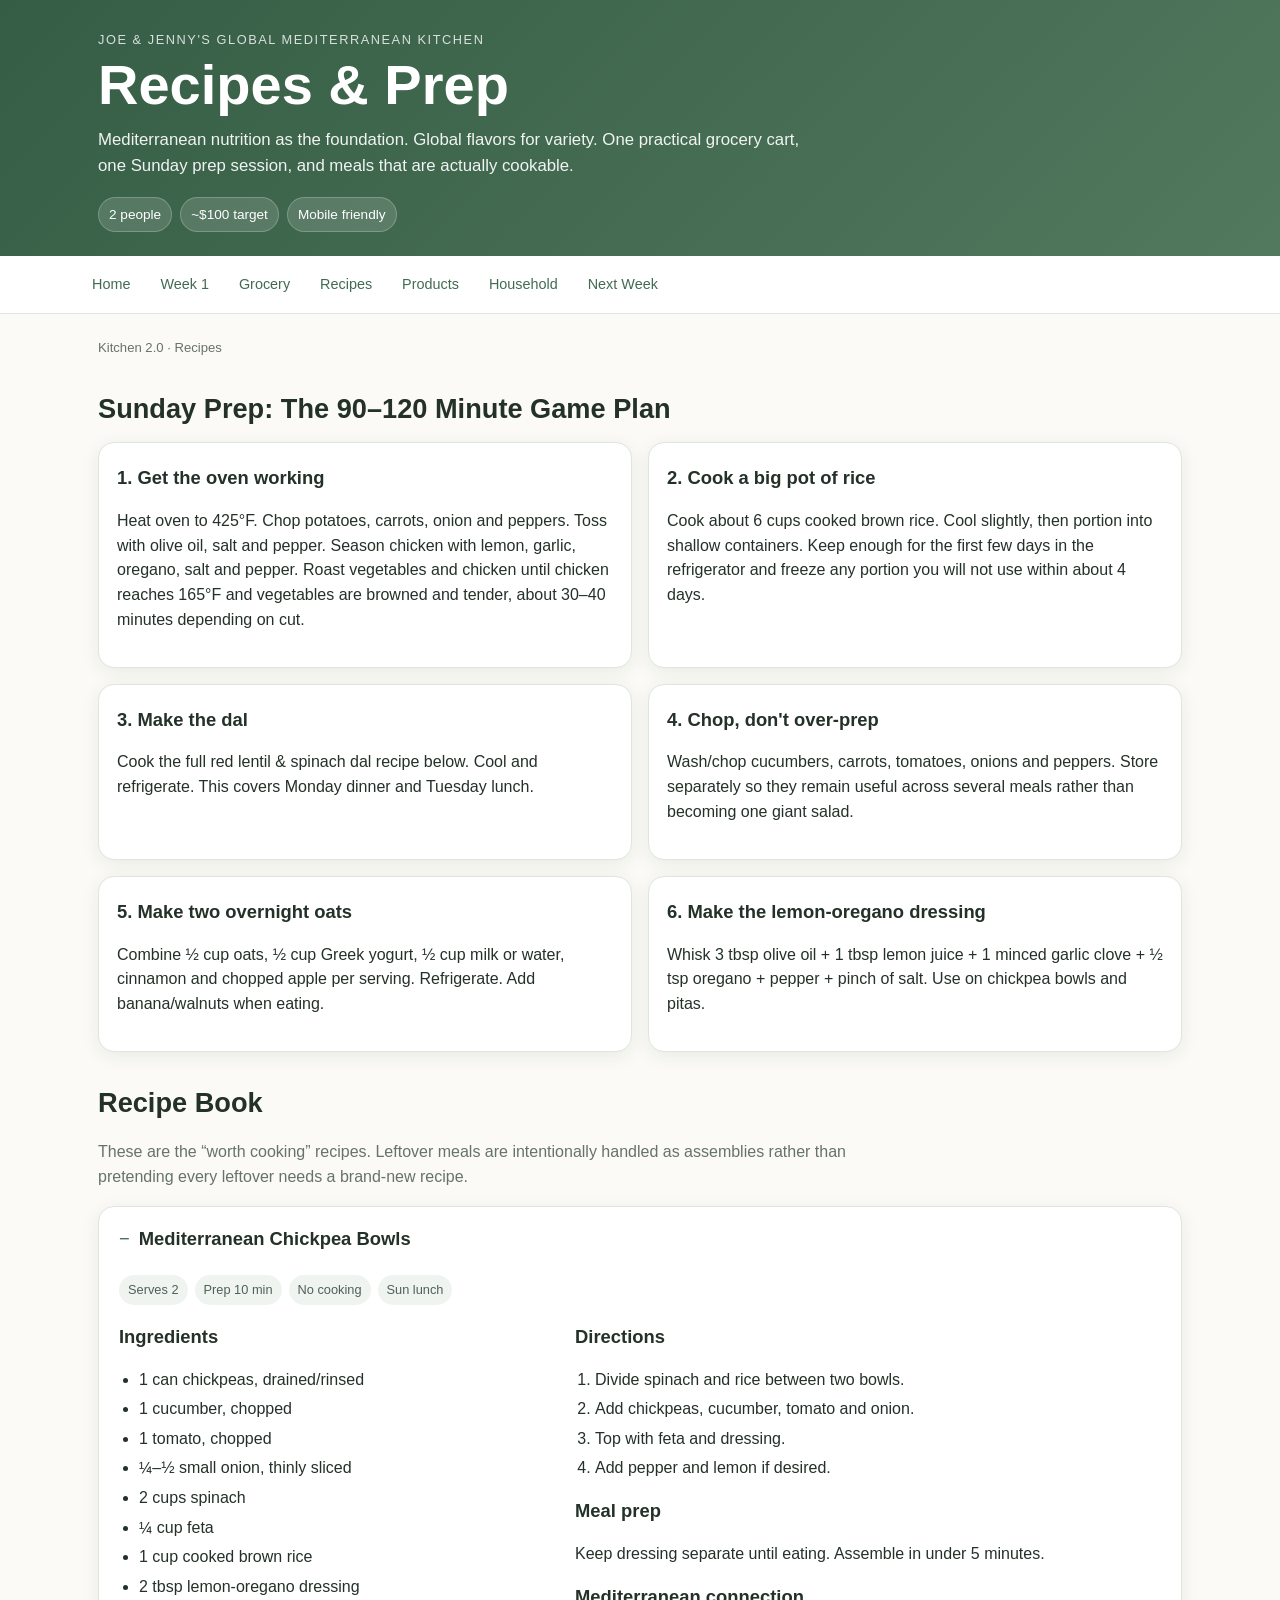
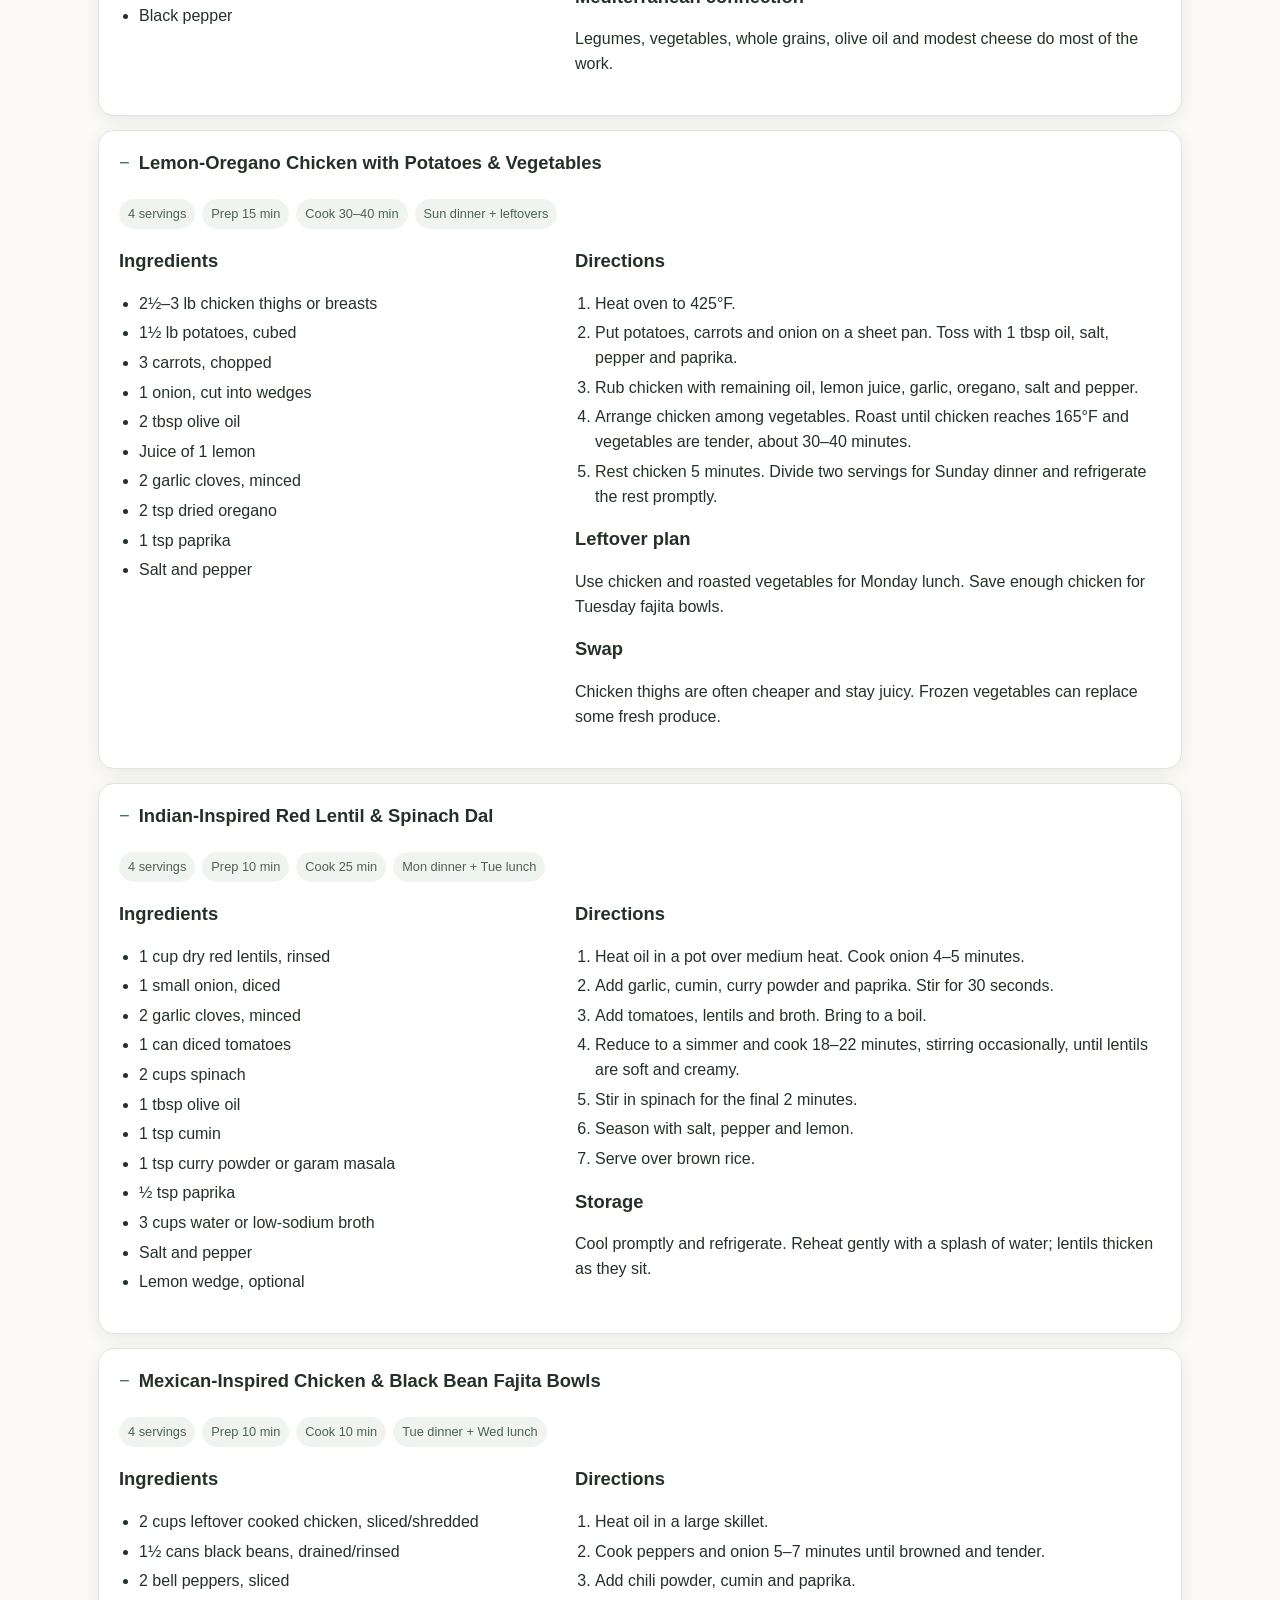
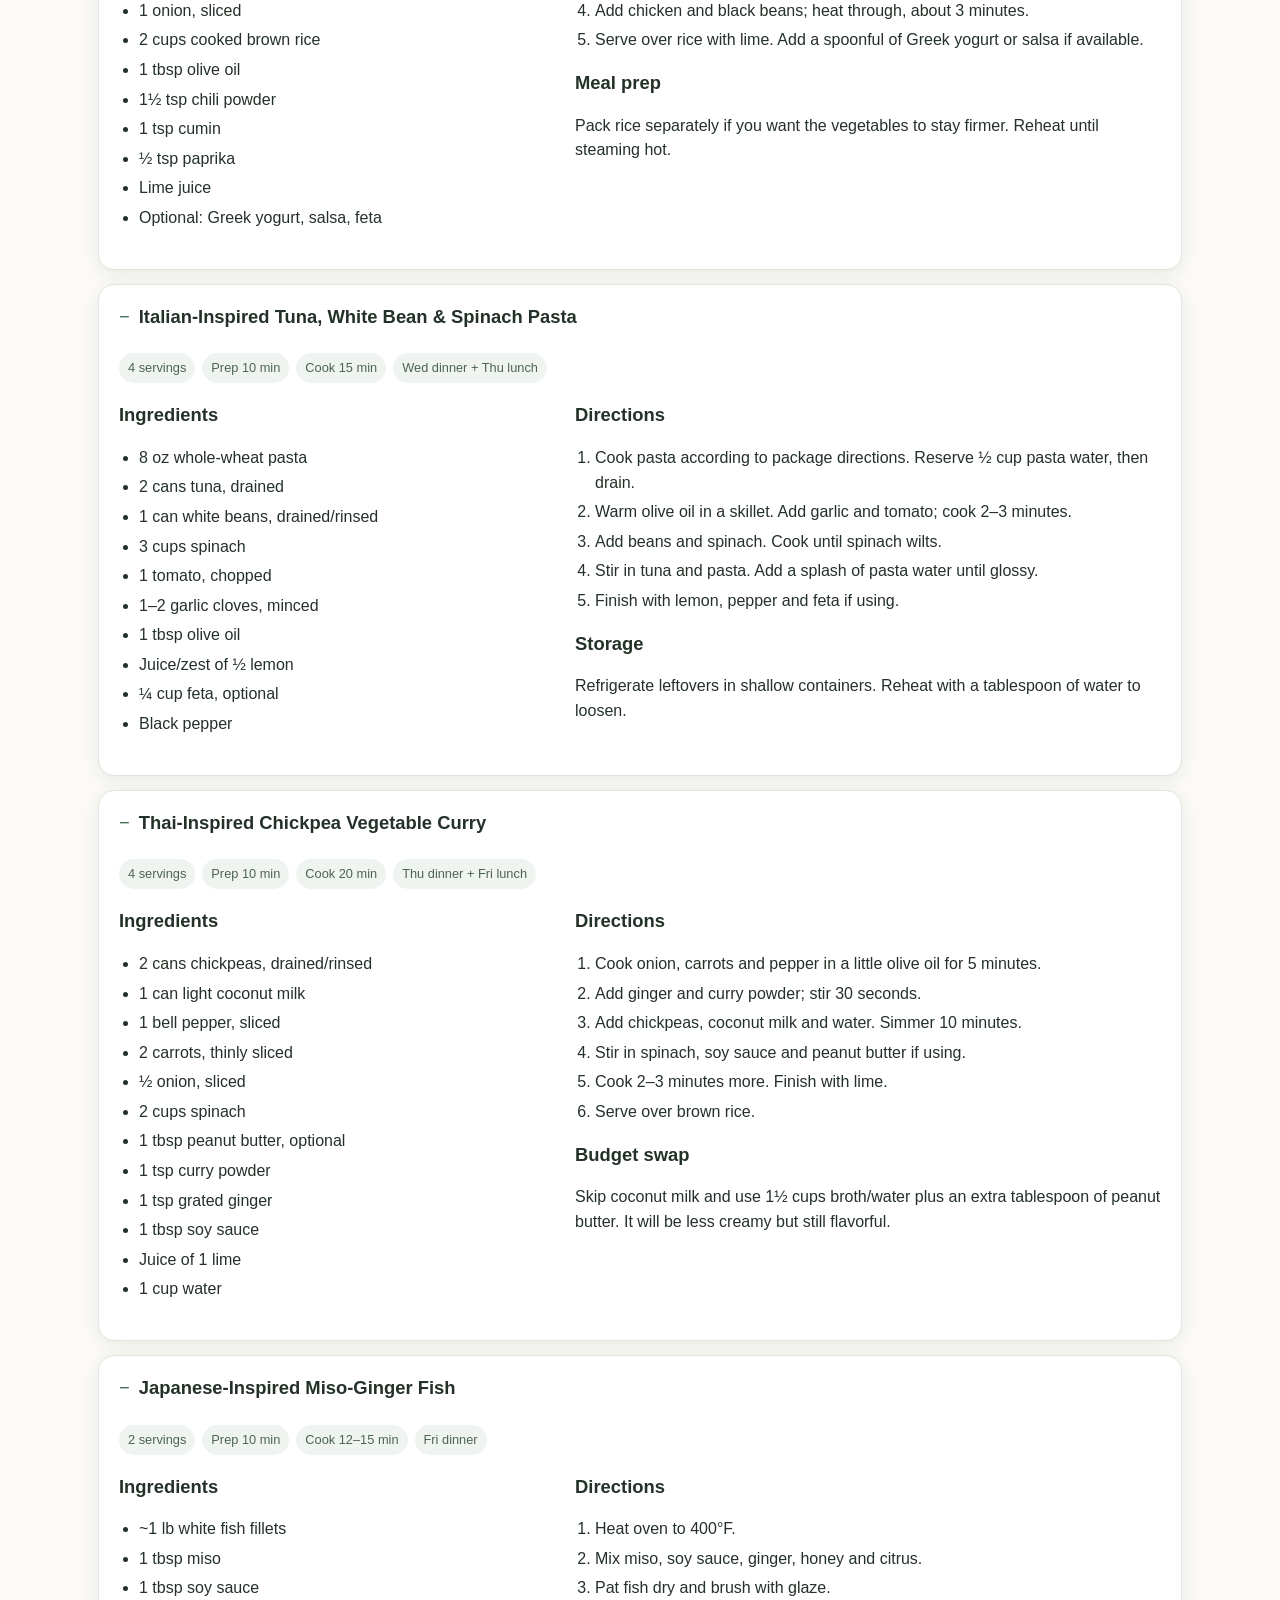
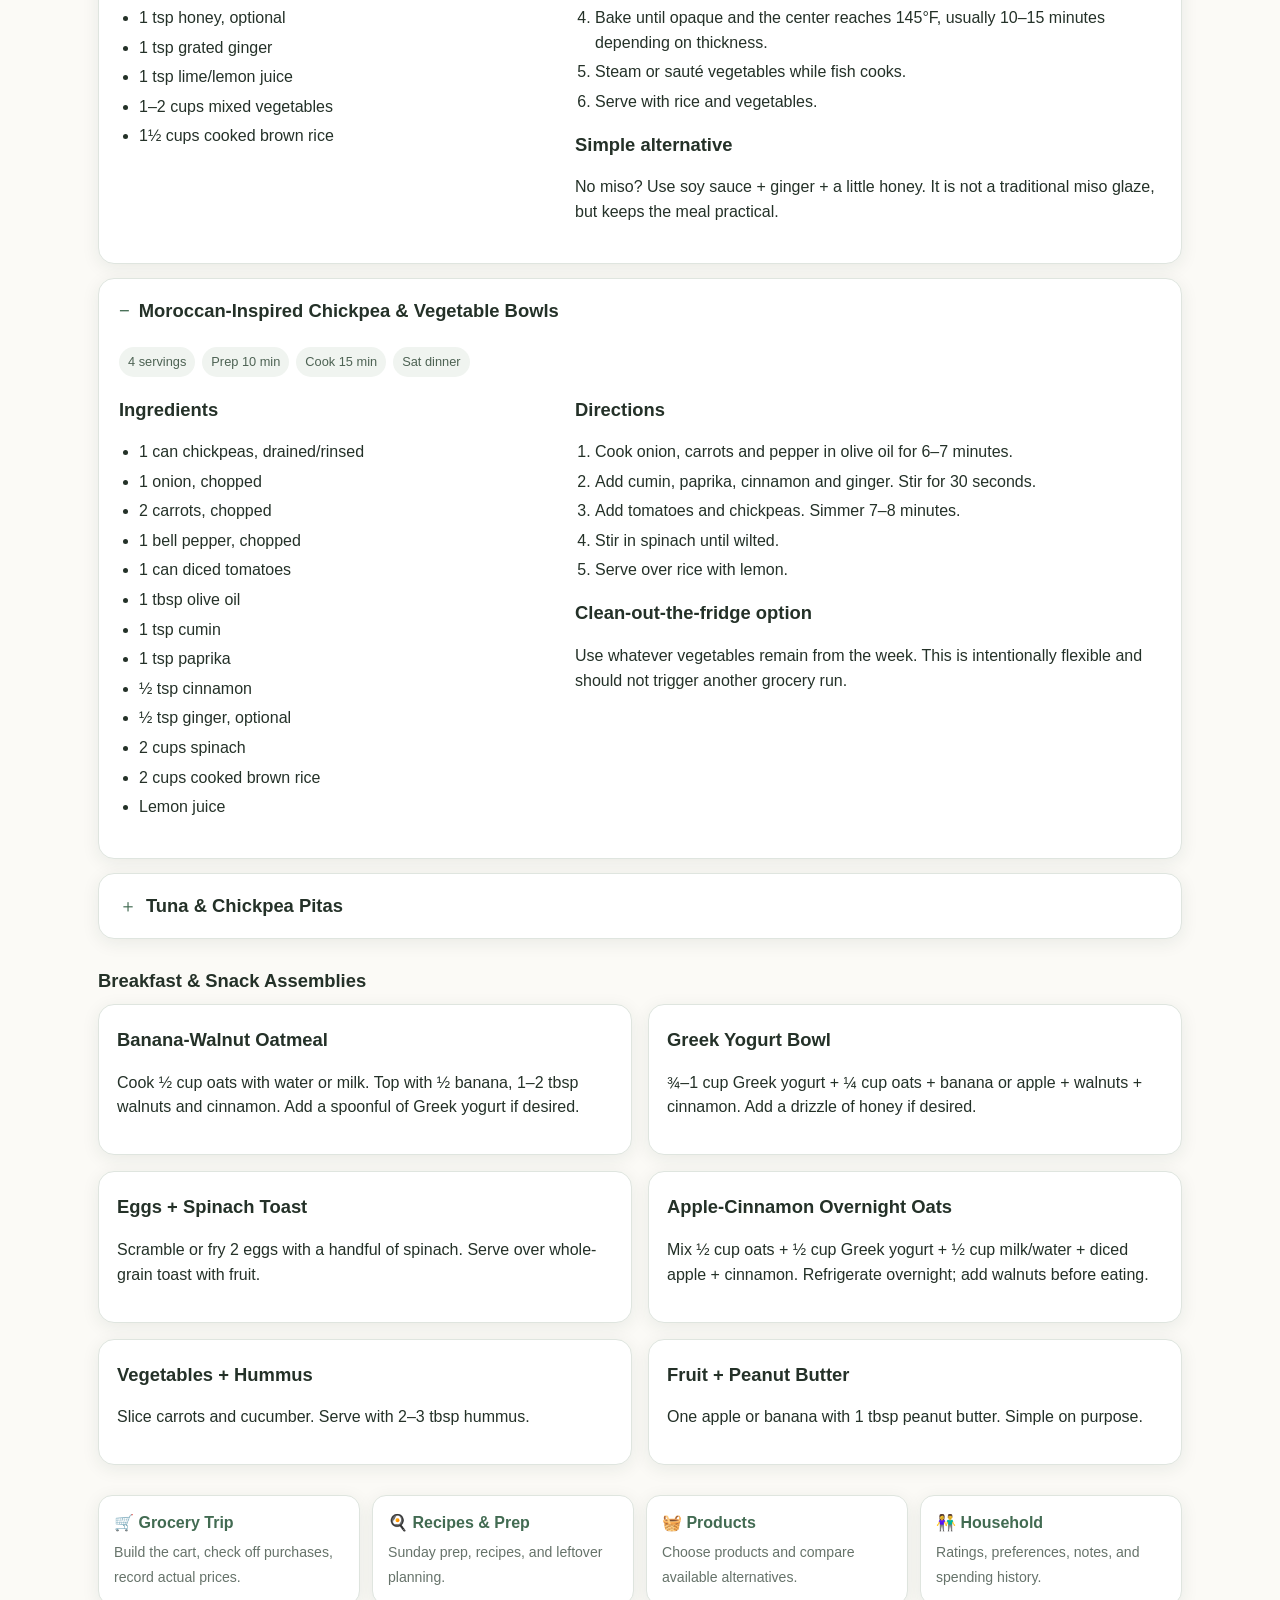
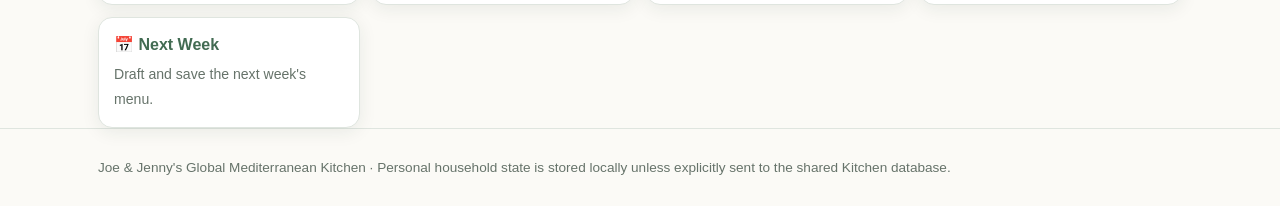
<file: recipes/index.html>
<!DOCTYPE html>
<html lang="en"><head><meta charset="utf-8"><meta name="viewport" content="width=device-width, initial-scale=1, viewport-fit=cover"><meta name="theme-color" content="#426b52"><title>Joe & Jenny's Global Mediterranean Kitchen — Recipes & Prep</title><link rel="stylesheet" href="../css/kitchen.css"></head>
<body>
<header class="app-hero"><div class="container"><div class="eyebrow">Joe & Jenny's Global Mediterranean Kitchen</div><h1>Recipes & Prep</h1><div class="subtitle">Mediterranean nutrition as the foundation. Global flavors for variety. One practical grocery cart, one Sunday prep session, and meals that are actually cookable.</div><div class="badges"><span class="badge">2 people</span><span class="badge">~$100 target</span><span class="badge">Mobile friendly</span></div></div></header>
<nav class="app-nav"><div class="container navscroll"><a href="../index.html">Home</a><a href="../weeks/week-1.html">Week 1</a><a href="../groceries/index.html">Grocery</a><a href="index.html">Recipes</a><a href="../products/index.html">Products</a><a href="../household/index.html">Household</a><a href="../planner/index.html">Next Week</a></div></nav>
<main class="container page-main"><div class="breadcrumb">Kitchen 2.0 · Recipes</div><section id="prep">
<h2>Sunday Prep: The 90–120 Minute Game Plan</h2>
<div class="grid grid2">
<div class="card"><h3>1. Get the oven working</h3><p>Heat oven to 425°F. Chop potatoes, carrots, onion and peppers. Toss with olive oil, salt and pepper. Season chicken with lemon, garlic, oregano, salt and pepper. Roast vegetables and chicken until chicken reaches 165°F and vegetables are browned and tender, about 30–40 minutes depending on cut.</p></div>
<div class="card"><h3>2. Cook a big pot of rice</h3><p>Cook about 6 cups cooked brown rice. Cool slightly, then portion into shallow containers. Keep enough for the first few days in the refrigerator and freeze any portion you will not use within about 4 days.</p></div>
<div class="card"><h3>3. Make the dal</h3><p>Cook the full red lentil &amp; spinach dal recipe below. Cool and refrigerate. This covers Monday dinner and Tuesday lunch.</p></div>
<div class="card"><h3>4. Chop, don't over-prep</h3><p>Wash/chop cucumbers, carrots, tomatoes, onions and peppers. Store separately so they remain useful across several meals rather than becoming one giant salad.</p></div>
<div class="card"><h3>5. Make two overnight oats</h3><p>Combine ½ cup oats, ½ cup Greek yogurt, ½ cup milk or water, cinnamon and chopped apple per serving. Refrigerate. Add banana/walnuts when eating.</p></div>
<div class="card"><h3>6. Make the lemon-oregano dressing</h3><p>Whisk 3 tbsp olive oil + 1 tbsp lemon juice + 1 minced garlic clove + ½ tsp oregano + pepper + pinch of salt. Use on chickpea bowls and pitas.</p></div>
</div>
</section><section id="recipes">
<h2>Recipe Book</h2>
<p class="lead">These are the “worth cooking” recipes. Leftover meals are intentionally handled as assemblies rather than pretending every leftover needs a brand-new recipe.</p>
<details class="recipe" open=""><summary>Mediterranean Chickpea Bowls</summary><div class="recipebody"><div class="meta"><span class="pill">Serves 2</span><span class="pill">Prep 10 min</span><span class="pill">No cooking</span><span class="pill">Sun lunch</span></div><div class="recipegrid"><div><h3>Ingredients</h3><ul><li>1 can chickpeas, drained/rinsed</li><li>1 cucumber, chopped</li><li>1 tomato, chopped</li><li>¼–½ small onion, thinly sliced</li><li>2 cups spinach</li><li>¼ cup feta</li><li>1 cup cooked brown rice</li><li>2 tbsp lemon-oregano dressing</li><li>Black pepper</li></ul></div><div><h3>Directions</h3><ol><li>Divide spinach and rice between two bowls.</li><li>Add chickpeas, cucumber, tomato and onion.</li><li>Top with feta and dressing.</li><li>Add pepper and lemon if desired.</li></ol><h3>Meal prep</h3><p>Keep dressing separate until eating. Assemble in under 5 minutes.</p><h3>Mediterranean connection</h3><p>Legumes, vegetables, whole grains, olive oil and modest cheese do most of the work.</p></div></div></div></details>
<details class="recipe" open=""><summary>Lemon-Oregano Chicken with Potatoes &amp; Vegetables</summary><div class="recipebody"><div class="meta"><span class="pill">4 servings</span><span class="pill">Prep 15 min</span><span class="pill">Cook 30–40 min</span><span class="pill">Sun dinner + leftovers</span></div><div class="recipegrid"><div><h3>Ingredients</h3><ul><li>2½–3 lb chicken thighs or breasts</li><li>1½ lb potatoes, cubed</li><li>3 carrots, chopped</li><li>1 onion, cut into wedges</li><li>2 tbsp olive oil</li><li>Juice of 1 lemon</li><li>2 garlic cloves, minced</li><li>2 tsp dried oregano</li><li>1 tsp paprika</li><li>Salt and pepper</li></ul></div><div><h3>Directions</h3><ol><li>Heat oven to 425°F.</li><li>Put potatoes, carrots and onion on a sheet pan. Toss with 1 tbsp oil, salt, pepper and paprika.</li><li>Rub chicken with remaining oil, lemon juice, garlic, oregano, salt and pepper.</li><li>Arrange chicken among vegetables. Roast until chicken reaches 165°F and vegetables are tender, about 30–40 minutes.</li><li>Rest chicken 5 minutes. Divide two servings for Sunday dinner and refrigerate the rest promptly.</li></ol><h3>Leftover plan</h3><p>Use chicken and roasted vegetables for Monday lunch. Save enough chicken for Tuesday fajita bowls.</p><h3>Swap</h3><p>Chicken thighs are often cheaper and stay juicy. Frozen vegetables can replace some fresh produce.</p></div></div></div></details>
<details class="recipe" open=""><summary>Indian-Inspired Red Lentil &amp; Spinach Dal</summary><div class="recipebody"><div class="meta"><span class="pill">4 servings</span><span class="pill">Prep 10 min</span><span class="pill">Cook 25 min</span><span class="pill">Mon dinner + Tue lunch</span></div><div class="recipegrid"><div><h3>Ingredients</h3><ul><li>1 cup dry red lentils, rinsed</li><li>1 small onion, diced</li><li>2 garlic cloves, minced</li><li>1 can diced tomatoes</li><li>2 cups spinach</li><li>1 tbsp olive oil</li><li>1 tsp cumin</li><li>1 tsp curry powder or garam masala</li><li>½ tsp paprika</li><li>3 cups water or low-sodium broth</li><li>Salt and pepper</li><li>Lemon wedge, optional</li></ul></div><div><h3>Directions</h3><ol><li>Heat oil in a pot over medium heat. Cook onion 4–5 minutes.</li><li>Add garlic, cumin, curry powder and paprika. Stir for 30 seconds.</li><li>Add tomatoes, lentils and broth. Bring to a boil.</li><li>Reduce to a simmer and cook 18–22 minutes, stirring occasionally, until lentils are soft and creamy.</li><li>Stir in spinach for the final 2 minutes.</li><li>Season with salt, pepper and lemon.</li><li>Serve over brown rice.</li></ol><h3>Storage</h3><p>Cool promptly and refrigerate. Reheat gently with a splash of water; lentils thicken as they sit.</p></div></div></div></details>
<details class="recipe" open=""><summary>Mexican-Inspired Chicken &amp; Black Bean Fajita Bowls</summary><div class="recipebody"><div class="meta"><span class="pill">4 servings</span><span class="pill">Prep 10 min</span><span class="pill">Cook 10 min</span><span class="pill">Tue dinner + Wed lunch</span></div><div class="recipegrid"><div><h3>Ingredients</h3><ul><li>2 cups leftover cooked chicken, sliced/shredded</li><li>1½ cans black beans, drained/rinsed</li><li>2 bell peppers, sliced</li><li>1 onion, sliced</li><li>2 cups cooked brown rice</li><li>1 tbsp olive oil</li><li>1½ tsp chili powder</li><li>1 tsp cumin</li><li>½ tsp paprika</li><li>Lime juice</li><li>Optional: Greek yogurt, salsa, feta</li></ul></div><div><h3>Directions</h3><ol><li>Heat oil in a large skillet.</li><li>Cook peppers and onion 5–7 minutes until browned and tender.</li><li>Add chili powder, cumin and paprika.</li><li>Add chicken and black beans; heat through, about 3 minutes.</li><li>Serve over rice with lime. Add a spoonful of Greek yogurt or salsa if available.</li></ol><h3>Meal prep</h3><p>Pack rice separately if you want the vegetables to stay firmer. Reheat until steaming hot.</p></div></div></div></details>
<details class="recipe" open=""><summary>Italian-Inspired Tuna, White Bean &amp; Spinach Pasta</summary><div class="recipebody"><div class="meta"><span class="pill">4 servings</span><span class="pill">Prep 10 min</span><span class="pill">Cook 15 min</span><span class="pill">Wed dinner + Thu lunch</span></div><div class="recipegrid"><div><h3>Ingredients</h3><ul><li>8 oz whole-wheat pasta</li><li>2 cans tuna, drained</li><li>1 can white beans, drained/rinsed</li><li>3 cups spinach</li><li>1 tomato, chopped</li><li>1–2 garlic cloves, minced</li><li>1 tbsp olive oil</li><li>Juice/zest of ½ lemon</li><li>¼ cup feta, optional</li><li>Black pepper</li></ul></div><div><h3>Directions</h3><ol><li>Cook pasta according to package directions. Reserve ½ cup pasta water, then drain.</li><li>Warm olive oil in a skillet. Add garlic and tomato; cook 2–3 minutes.</li><li>Add beans and spinach. Cook until spinach wilts.</li><li>Stir in tuna and pasta. Add a splash of pasta water until glossy.</li><li>Finish with lemon, pepper and feta if using.</li></ol><h3>Storage</h3><p>Refrigerate leftovers in shallow containers. Reheat with a tablespoon of water to loosen.</p></div></div></div></details>
<details class="recipe" open=""><summary>Thai-Inspired Chickpea Vegetable Curry</summary><div class="recipebody"><div class="meta"><span class="pill">4 servings</span><span class="pill">Prep 10 min</span><span class="pill">Cook 20 min</span><span class="pill">Thu dinner + Fri lunch</span></div><div class="recipegrid"><div><h3>Ingredients</h3><ul><li>2 cans chickpeas, drained/rinsed</li><li>1 can light coconut milk</li><li>1 bell pepper, sliced</li><li>2 carrots, thinly sliced</li><li>½ onion, sliced</li><li>2 cups spinach</li><li>1 tbsp peanut butter, optional</li><li>1 tsp curry powder</li><li>1 tsp grated ginger</li><li>1 tbsp soy sauce</li><li>Juice of 1 lime</li><li>1 cup water</li></ul></div><div><h3>Directions</h3><ol><li>Cook onion, carrots and pepper in a little olive oil for 5 minutes.</li><li>Add ginger and curry powder; stir 30 seconds.</li><li>Add chickpeas, coconut milk and water. Simmer 10 minutes.</li><li>Stir in spinach, soy sauce and peanut butter if using.</li><li>Cook 2–3 minutes more. Finish with lime.</li><li>Serve over brown rice.</li></ol><h3>Budget swap</h3><p>Skip coconut milk and use 1½ cups broth/water plus an extra tablespoon of peanut butter. It will be less creamy but still flavorful.</p></div></div></div></details>
<details class="recipe" open=""><summary>Japanese-Inspired Miso-Ginger Fish</summary><div class="recipebody"><div class="meta"><span class="pill">2 servings</span><span class="pill">Prep 10 min</span><span class="pill">Cook 12–15 min</span><span class="pill">Fri dinner</span></div><div class="recipegrid"><div><h3>Ingredients</h3><ul><li>~1 lb white fish fillets</li><li>1 tbsp miso</li><li>1 tbsp soy sauce</li><li>1 tsp honey, optional</li><li>1 tsp grated ginger</li><li>1 tsp lime/lemon juice</li><li>1–2 cups mixed vegetables</li><li>1½ cups cooked brown rice</li></ul></div><div><h3>Directions</h3><ol><li>Heat oven to 400°F.</li><li>Mix miso, soy sauce, ginger, honey and citrus.</li><li>Pat fish dry and brush with glaze.</li><li>Bake until opaque and the center reaches 145°F, usually 10–15 minutes depending on thickness.</li><li>Steam or sauté vegetables while fish cooks.</li><li>Serve with rice and vegetables.</li></ol><h3>Simple alternative</h3><p>No miso? Use soy sauce + ginger + a little honey. It is not a traditional miso glaze, but keeps the meal practical.</p></div></div></div></details>
<details class="recipe" open=""><summary>Moroccan-Inspired Chickpea &amp; Vegetable Bowls</summary><div class="recipebody"><div class="meta"><span class="pill">4 servings</span><span class="pill">Prep 10 min</span><span class="pill">Cook 15 min</span><span class="pill">Sat dinner</span></div><div class="recipegrid"><div><h3>Ingredients</h3><ul><li>1 can chickpeas, drained/rinsed</li><li>1 onion, chopped</li><li>2 carrots, chopped</li><li>1 bell pepper, chopped</li><li>1 can diced tomatoes</li><li>1 tbsp olive oil</li><li>1 tsp cumin</li><li>1 tsp paprika</li><li>½ tsp cinnamon</li><li>½ tsp ginger, optional</li><li>2 cups spinach</li><li>2 cups cooked brown rice</li><li>Lemon juice</li></ul></div><div><h3>Directions</h3><ol><li>Cook onion, carrots and pepper in olive oil for 6–7 minutes.</li><li>Add cumin, paprika, cinnamon and ginger. Stir for 30 seconds.</li><li>Add tomatoes and chickpeas. Simmer 7–8 minutes.</li><li>Stir in spinach until wilted.</li><li>Serve over rice with lemon.</li></ol><h3>Clean-out-the-fridge option</h3><p>Use whatever vegetables remain from the week. This is intentionally flexible and should not trigger another grocery run.</p></div></div></div></details>
<details class="recipe"><summary>Tuna &amp; Chickpea Pitas</summary><div class="recipebody"><div class="meta"><span class="pill">2 servings</span><span class="pill">Prep 10 min</span><span class="pill">No cooking</span><span class="pill">Sat lunch</span></div><div class="recipegrid"><div><h3>Ingredients</h3><ul><li>1 can tuna, drained</li><li>½ can chickpeas, mashed</li><li>2 tbsp Greek yogurt</li><li>1 tsp lemon juice</li><li>¼ cucumber, diced</li><li>1 tbsp chopped onion</li><li>2 whole-wheat pitas</li><li>Spinach</li><li>Feta, optional</li></ul></div><div><h3>Directions</h3><ol><li>Mix tuna, chickpeas, yogurt, lemon, cucumber and onion.</li><li>Season with pepper.</li><li>Stuff into pitas with spinach and feta.</li></ol><p class="small">A five-minute lunch that uses ingredients already in the cart.</p></div></div></div></details>
<h3 style="margin-top:28px">Breakfast &amp; Snack Assemblies</h3>
<div class="grid grid2">
<div class="card"><h3>Banana-Walnut Oatmeal</h3><p>Cook ½ cup oats with water or milk. Top with ½ banana, 1–2 tbsp walnuts and cinnamon. Add a spoonful of Greek yogurt if desired.</p></div>
<div class="card"><h3>Greek Yogurt Bowl</h3><p>¾–1 cup Greek yogurt + ¼ cup oats + banana or apple + walnuts + cinnamon. Add a drizzle of honey if desired.</p></div>
<div class="card"><h3>Eggs + Spinach Toast</h3><p>Scramble or fry 2 eggs with a handful of spinach. Serve over whole-grain toast with fruit.</p></div>
<div class="card"><h3>Apple-Cinnamon Overnight Oats</h3><p>Mix ½ cup oats + ½ cup Greek yogurt + ½ cup milk/water + diced apple + cinnamon. Refrigerate overnight; add walnuts before eating.</p></div>
<div class="card"><h3>Vegetables + Hummus</h3><p>Slice carrots and cucumber. Serve with 2–3 tbsp hummus.</p></div>
<div class="card"><h3>Fruit + Peanut Butter</h3><p>One apple or banana with 1 tbsp peanut butter. Simple on purpose.</p></div>
</div>
</section><div class="quick-links">
<a class="quick-link" href="../groceries/index.html"><strong>🛒 Grocery Trip</strong><span class="small">Build the cart, check off purchases, record actual prices.</span></a>
<a class="quick-link" href="index.html"><strong>🍳 Recipes & Prep</strong><span class="small">Sunday prep, recipes, and leftover planning.</span></a>
<a class="quick-link" href="../products/index.html"><strong>🧺 Products</strong><span class="small">Choose products and compare available alternatives.</span></a>
<a class="quick-link" href="../household/index.html"><strong>👫 Household</strong><span class="small">Ratings, preferences, notes, and spending history.</span></a>
<a class="quick-link" href="../planner/index.html"><strong>📅 Next Week</strong><span class="small">Draft and save the next week's menu.</span></a>
</div></main>
<footer><div class="container">Joe & Jenny's Global Mediterranean Kitchen · Personal household state is stored locally unless explicitly sent to the shared Kitchen database.</div></footer>
<script src="../js/kitchen.js"></script>
</body></html>
</file>
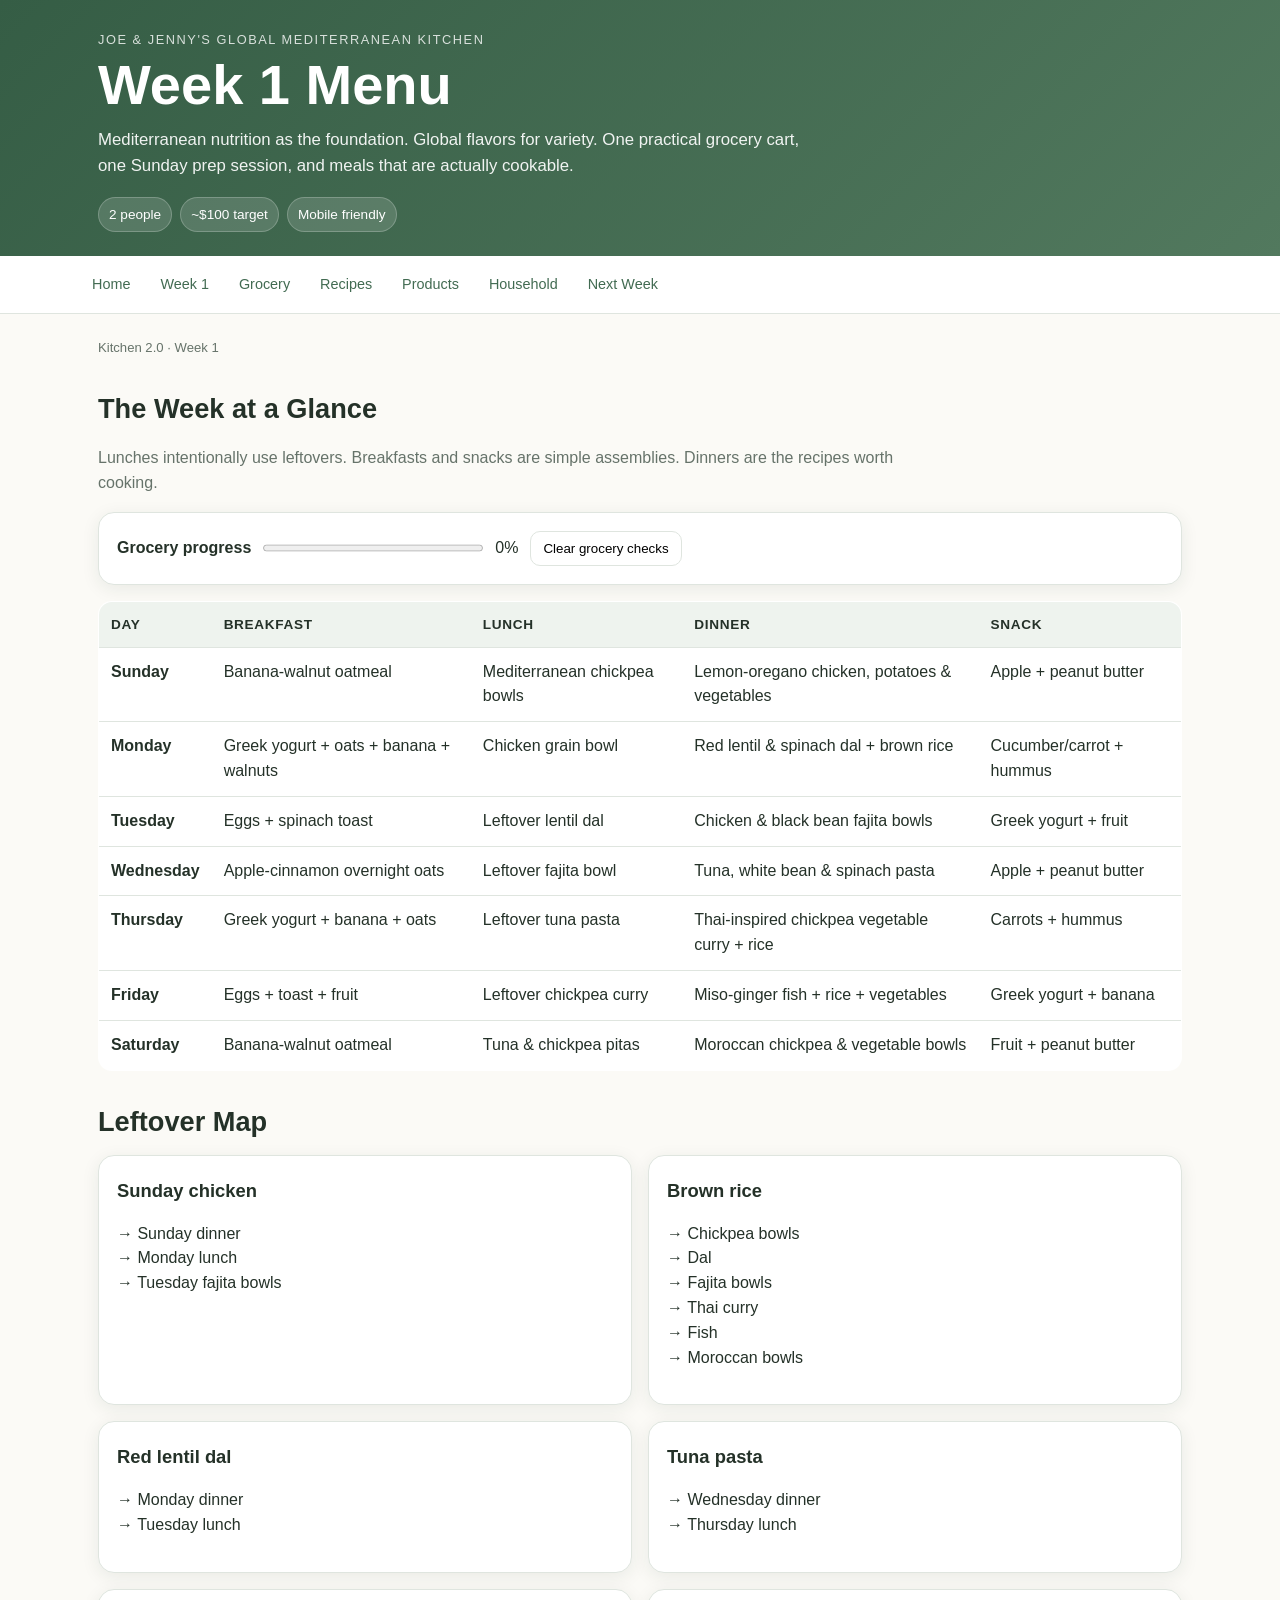
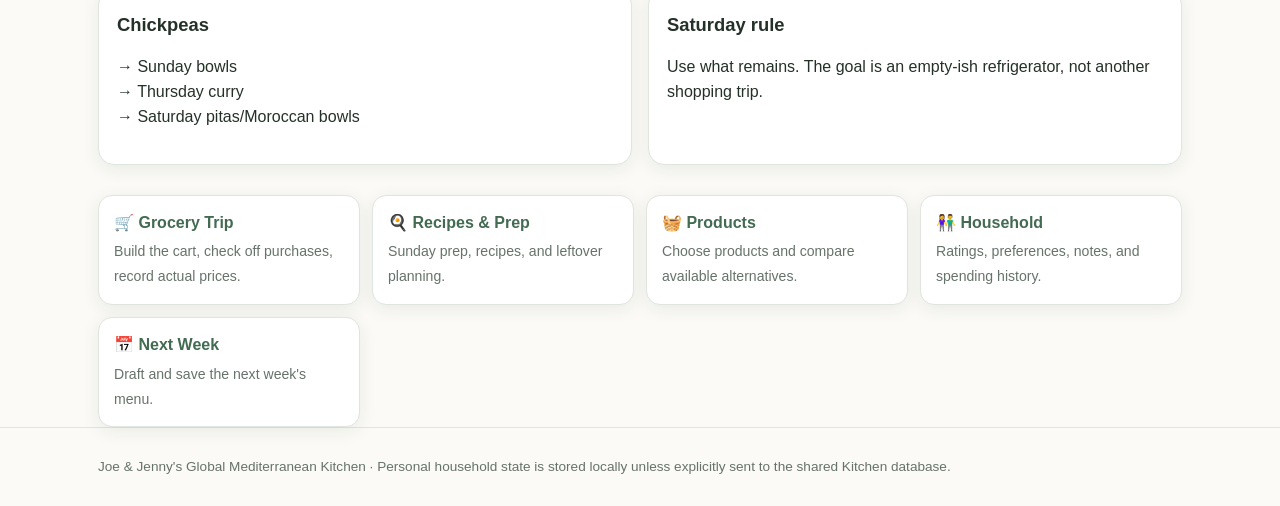
<file: weeks/week-1.html>
<!DOCTYPE html>
<html lang="en"><head><meta charset="utf-8"><meta name="viewport" content="width=device-width, initial-scale=1, viewport-fit=cover"><meta name="theme-color" content="#426b52"><title>Joe & Jenny's Global Mediterranean Kitchen — Week 1 Menu</title><link rel="stylesheet" href="../css/kitchen.css"></head>
<body>
<header class="app-hero"><div class="container"><div class="eyebrow">Joe & Jenny's Global Mediterranean Kitchen</div><h1>Week 1 Menu</h1><div class="subtitle">Mediterranean nutrition as the foundation. Global flavors for variety. One practical grocery cart, one Sunday prep session, and meals that are actually cookable.</div><div class="badges"><span class="badge">2 people</span><span class="badge">~$100 target</span><span class="badge">Mobile friendly</span></div></div></header>
<nav class="app-nav"><div class="container navscroll"><a href="../index.html">Home</a><a href="week-1.html">Week 1</a><a href="../groceries/index.html">Grocery</a><a href="../recipes/index.html">Recipes</a><a href="../products/index.html">Products</a><a href="../household/index.html">Household</a><a href="../planner/index.html">Next Week</a></div></nav>
<main class="container page-main"><div class="breadcrumb">Kitchen 2.0 · Week 1</div><section id="week">
<h2>The Week at a Glance</h2>
<p class="lead">Lunches intentionally use leftovers. Breakfasts and snacks are simple assemblies. Dinners are the recipes worth cooking.</p>
<div class="card" style="margin-bottom:16px">
<div class="progressbox"><strong>Grocery progress</strong><progress id="groceryProgress" max="1" value="0"></progress><span id="progressText">0%</span><button onclick="clearChecks()">Clear grocery checks</button></div>
</div>
<table>
<thead><tr><th>Day</th><th>Breakfast</th><th>Lunch</th><th>Dinner</th><th>Snack</th></tr></thead>
<tbody>
<tr><td class="day" data-label="Day">Sunday</td><td data-label="Breakfast">Banana-walnut oatmeal</td><td data-label="Lunch">Mediterranean chickpea bowls</td><td data-label="Dinner">Lemon-oregano chicken, potatoes &amp; vegetables</td><td data-label="Snack">Apple + peanut butter</td></tr>
<tr><td class="day" data-label="Day">Monday</td><td data-label="Breakfast">Greek yogurt + oats + banana + walnuts</td><td data-label="Lunch">Chicken grain bowl</td><td data-label="Dinner">Red lentil &amp; spinach dal + brown rice</td><td data-label="Snack">Cucumber/carrot + hummus</td></tr>
<tr><td class="day" data-label="Day">Tuesday</td><td data-label="Breakfast">Eggs + spinach toast</td><td data-label="Lunch">Leftover lentil dal</td><td data-label="Dinner">Chicken &amp; black bean fajita bowls</td><td data-label="Snack">Greek yogurt + fruit</td></tr>
<tr><td class="day" data-label="Day">Wednesday</td><td data-label="Breakfast">Apple-cinnamon overnight oats</td><td data-label="Lunch">Leftover fajita bowl</td><td data-label="Dinner">Tuna, white bean &amp; spinach pasta</td><td data-label="Snack">Apple + peanut butter</td></tr>
<tr><td class="day" data-label="Day">Thursday</td><td data-label="Breakfast">Greek yogurt + banana + oats</td><td data-label="Lunch">Leftover tuna pasta</td><td data-label="Dinner">Thai-inspired chickpea vegetable curry + rice</td><td data-label="Snack">Carrots + hummus</td></tr>
<tr><td class="day" data-label="Day">Friday</td><td data-label="Breakfast">Eggs + toast + fruit</td><td data-label="Lunch">Leftover chickpea curry</td><td data-label="Dinner">Miso-ginger fish + rice + vegetables</td><td data-label="Snack">Greek yogurt + banana</td></tr>
<tr><td class="day" data-label="Day">Saturday</td><td data-label="Breakfast">Banana-walnut oatmeal</td><td data-label="Lunch">Tuna &amp; chickpea pitas</td><td data-label="Dinner">Moroccan chickpea &amp; vegetable bowls</td><td data-label="Snack">Fruit + peanut butter</td></tr>
</tbody>
</table>
</section><section id="leftovers">
<h2>Leftover Map</h2>
<div class="grid grid2">
<div class="card"><h3>Sunday chicken</h3><p>→ Sunday dinner<br/>→ Monday lunch<br/>→ Tuesday fajita bowls</p></div>
<div class="card"><h3>Brown rice</h3><p>→ Chickpea bowls<br/>→ Dal<br/>→ Fajita bowls<br/>→ Thai curry<br/>→ Fish<br/>→ Moroccan bowls</p></div>
<div class="card"><h3>Red lentil dal</h3><p>→ Monday dinner<br/>→ Tuesday lunch</p></div>
<div class="card"><h3>Tuna pasta</h3><p>→ Wednesday dinner<br/>→ Thursday lunch</p></div>
<div class="card"><h3>Chickpeas</h3><p>→ Sunday bowls<br/>→ Thursday curry<br/>→ Saturday pitas/Moroccan bowls</p></div>
<div class="card"><h3>Saturday rule</h3><p>Use what remains. The goal is an empty-ish refrigerator, not another shopping trip.</p></div>
</div>
</section><div class="quick-links">
<a class="quick-link" href="../groceries/index.html"><strong>🛒 Grocery Trip</strong><span class="small">Build the cart, check off purchases, record actual prices.</span></a>
<a class="quick-link" href="../recipes/index.html"><strong>🍳 Recipes & Prep</strong><span class="small">Sunday prep, recipes, and leftover planning.</span></a>
<a class="quick-link" href="../products/index.html"><strong>🧺 Products</strong><span class="small">Choose products and compare available alternatives.</span></a>
<a class="quick-link" href="../household/index.html"><strong>👫 Household</strong><span class="small">Ratings, preferences, notes, and spending history.</span></a>
<a class="quick-link" href="../planner/index.html"><strong>📅 Next Week</strong><span class="small">Draft and save the next week's menu.</span></a>
</div></main>
<footer><div class="container">Joe & Jenny's Global Mediterranean Kitchen · Personal household state is stored locally unless explicitly sent to the shared Kitchen database.</div></footer>
<script src="../js/kitchen.js"></script>
</body></html>
</file>
<file: css/kitchen.css>
:root{
  --ink:#243128; --muted:#66736a; --green:#426b52; --green2:#e8f0ea;
  --cream:#fbfaf6; --card:#fff; --line:#dfe5df; --gold:#b07b32;
  --shadow:0 4px 18px rgba(30,45,35,.08); --radius:16px;
}
*{box-sizing:border-box}
html{scroll-behavior:smooth}
body{margin:0;background:var(--cream);color:var(--ink);font-family:-apple-system,BlinkMacSystemFont,"Segoe UI",Roboto,Arial,sans-serif;line-height:1.55}
a{color:var(--green);text-decoration:none}
.container{max-width:1120px;margin:auto;padding:0 18px}
header{background:linear-gradient(135deg,#355d45,#52795e);color:white;padding:34px 0 28px}
.eyebrow{font-size:.8rem;letter-spacing:.12em;text-transform:uppercase;opacity:.8}
h1{font-size:clamp(2rem,7vw,3.5rem);line-height:1.08;margin:.35rem 0 .7rem}
.subtitle{font-size:1.05rem;max-width:720px;opacity:.92}
.badges{display:flex;flex-wrap:wrap;gap:8px;margin-top:18px}
.badge{background:rgba(255,255,255,.14);border:1px solid rgba(255,255,255,.22);padding:6px 10px;border-radius:999px;font-size:.85rem}
nav{position:sticky;top:0;z-index:20;background:rgba(255,255,255,.95);backdrop-filter:blur(10px);border-bottom:1px solid var(--line)}
.navscroll{display:flex;gap:6px;overflow-x:auto;padding:9px 0}
.navscroll a{white-space:nowrap;padding:8px 12px;border-radius:999px;font-size:.9rem}
.navscroll a:hover{background:var(--green2)}
main{padding:24px 0 60px}
section{scroll-margin-top:70px;margin:30px 0}
h2{font-size:1.7rem;margin:0 0 12px}
h3{margin:.2rem 0 .5rem;font-size:1.15rem}
.lead{color:var(--muted);max-width:800px}
.grid{display:grid;gap:16px}
.grid2{grid-template-columns:repeat(2,minmax(0,1fr))}
.grid3{grid-template-columns:repeat(3,minmax(0,1fr))}
.card{background:var(--card);border:1px solid var(--line);border-radius:var(--radius);padding:18px;box-shadow:var(--shadow)}
.callout{border-left:5px solid var(--green);background:var(--green2);padding:16px 18px;border-radius:10px}
table{width:100%;border-collapse:collapse;background:white;border:1px solid var(--line);border-radius:14px;overflow:hidden}
th,td{text-align:left;vertical-align:top;padding:12px;border-bottom:1px solid var(--line)}
th{background:#eef3ee;font-size:.85rem;text-transform:uppercase;letter-spacing:.05em}
tr:last-child td{border-bottom:0}
.day{font-weight:700;white-space:nowrap}
.mealtype{font-size:.72rem;color:var(--muted);text-transform:uppercase;letter-spacing:.06em}
.checklist{display:grid;gap:8px}
.check{display:flex;gap:10px;align-items:flex-start;padding:9px 10px;border-radius:10px;background:#fafcfa}
.check:hover{background:#f1f6f2}
.check input{width:21px;height:21px;accent-color:var(--green);margin-top:2px;flex:0 0 auto}
.check.done span{text-decoration:line-through;color:#89948c}
.qty{font-weight:600}
.used{color:var(--muted);font-size:.86rem}
.recipe{border:1px solid var(--line);border-radius:var(--radius);background:#fff;box-shadow:var(--shadow);margin:14px 0;overflow:hidden}
.recipe summary{cursor:pointer;padding:18px 20px;font-weight:700;font-size:1.15rem;list-style:none}
.recipe summary::-webkit-details-marker{display:none}
.recipe summary:before{content:"＋";display:inline-block;margin-right:9px;color:var(--green);font-weight:500}
.recipe[open] summary:before{content:"−"}
.recipebody{padding:0 20px 22px}
.meta{display:flex;flex-wrap:wrap;gap:7px;margin:4px 0 15px}
.pill{background:#f0f4f0;color:#4d6253;border-radius:999px;padding:5px 9px;font-size:.8rem}
.recipegrid{display:grid;grid-template-columns:1fr 1.35fr;gap:22px}
ul,ol{padding-left:1.25rem}
li{margin:.3rem 0}
.small{font-size:.88rem;color:var(--muted)}
.rating{display:flex;flex-wrap:wrap;gap:8px;margin-top:10px}
.rating label{border:1px solid var(--line);padding:7px 10px;border-radius:999px;font-size:.82rem}
.rating input{margin-right:5px}
.progressbox{display:flex;align-items:center;gap:12px;flex-wrap:wrap}
progress{width:220px;height:14px;accent-color:var(--green)}
footer{border-top:1px solid var(--line);padding:28px 0;color:var(--muted);font-size:.85rem}
button{border:1px solid var(--line);background:white;border-radius:10px;padding:9px 12px;cursor:pointer}
button:hover{background:#f1f5f1}
.print{float:right}
@media(max-width:760px){
  .container{padding:0 13px}
  header{padding:27px 0 23px}
  .grid2,.grid3,.recipegrid{grid-template-columns:1fr}
  table,thead,tbody,tr,th,td{display:block}
  thead{display:none}
  tr{padding:12px 0;border-bottom:1px solid var(--line)}
  td{border:0;padding:4px 12px}
  td:before{content:attr(data-label);display:block;font-size:.7rem;text-transform:uppercase;letter-spacing:.06em;color:var(--muted);font-weight:700}
  .day{padding-top:10px}
  .print{float:none}
}
@media print{
  nav,.print,button{display:none!important}
  body{background:white;font-size:10.5pt}
  header{background:white;color:#000;border-bottom:2px solid #444}
  .card,.recipe,table{box-shadow:none}
  .recipe{break-inside:avoid}
  .recipe[open] summary{border-bottom:1px solid #ddd}
  .recipebody{display:block!important}
  section{margin:22px 0}
}



.choice-group{margin:18px 0 26px}.choice-group h3{margin-bottom:6px}.choice-subtitle{margin-top:0}
.choice-options{display:grid;grid-template-columns:repeat(auto-fit,minmax(260px,1fr));gap:14px;margin-top:12px}
.choice-option{border:1px solid #dfe5df;border-radius:14px;padding:16px;background:#fff}.choice-option.selected{border:2px solid #355e3b}
.choice-option label{display:block;cursor:pointer}.choice-option input{margin-right:8px}.choice-price{font-size:1.15rem;font-weight:700;margin:10px 0}
.choice-meta{font-size:.92rem}.choice-reason{font-size:.9rem;margin-top:10px}.choice-selected{font-weight:700;margin-top:10px}
@media(max-width:650px){.choice-options{grid-template-columns:1fr}}



.shopping-line{display:flex;justify-content:space-between;gap:16px;padding:10px 0;border-bottom:1px solid #e5e9e5}
.shopping-line:last-child{border-bottom:0}.shopping-name{font-weight:700}.shopping-meta{font-size:.9rem}
@media(max-width:650px){.shopping-line{display:block}.shopping-price{margin-top:4px}}



.cart-kpis{display:grid;grid-template-columns:repeat(auto-fit,minmax(150px,1fr));gap:10px;margin:12px 0}
.cart-kpi{border:1px solid #dfe5df;border-radius:12px;padding:12px}.cart-kpi strong{display:block;font-size:1.2rem}
.cart-item{display:flex;justify-content:space-between;gap:16px;padding:11px 0;border-bottom:1px solid #e5e9e5}
.cart-item:last-child{border-bottom:0}.cart-unpriced{opacity:.75}
@media(max-width:650px){.cart-item{display:block}.cart-item-price{margin-top:4px}}



.pantry-check{display:flex;align-items:center;gap:7px;margin-top:7px;font-size:.9rem}
.cart-item.have-it{opacity:.58}.cart-item.have-it .cart-item-price{text-decoration:line-through}
.shopping-trip-row{display:grid;grid-template-columns:auto 1fr auto;gap:10px;align-items:start;padding:11px 10px;border:1px solid var(--line);border-radius:12px;background:#fafcfa}
.shopping-trip-row.purchased{opacity:.58}
.shopping-trip-row.purchased .trip-name{text-decoration:line-through}
.trip-check{width:21px;height:21px;accent-color:var(--green);margin-top:2px}
.trip-price input{width:92px;padding:7px 8px;border:1px solid var(--line);border-radius:8px;font:inherit}
.trip-meta{font-size:.84rem;color:var(--muted)}
.trip-badge{display:inline-block;margin-left:6px;padding:3px 7px;border-radius:999px;background:#eef3ee;color:#4d6253;font-size:.75rem}
@media(max-width:760px){.shopping-trip-row{grid-template-columns:auto 1fr}.trip-price{grid-column:2}.trip-price input{width:120px}}

<style>
.system-section{margin-top:34px}.system-section h2{scroll-margin-top:80px}.system-actions,.planner-toolbar{display:flex;gap:8px;flex-wrap:wrap;align-items:center}.system-actions button.secondary,.planner-toolbar button.secondary{background:#fff;color:var(--green);border:1px solid var(--green)}
.filter-row{display:flex;gap:12px;flex-wrap:wrap;align-items:end}.filter-row label,.preference-grid label{display:flex;flex-direction:column;gap:5px;font-weight:600}.filter-row input,.filter-row select,.preference-grid select,.planner-cell select,.rating-row select{padding:8px 10px;border:1px solid var(--line);border-radius:8px;font:inherit;background:#fff}
.alt-row{padding:13px 0;border-bottom:1px solid var(--line)}.alt-row:last-child{border-bottom:0}.alt-head{display:flex;justify-content:space-between;gap:12px}.alt-product{font-weight:700}.alt-meta{font-size:.86rem;color:var(--muted);margin-top:4px}.alt-reason{font-size:.86rem;margin-top:5px}
.preference-grid{display:grid;grid-template-columns:1fr 1fr;gap:12px}.rating-row{display:grid;grid-template-columns:1fr auto auto;gap:8px;align-items:center;padding:9px 0;border-bottom:1px solid var(--line)}.rating-row:last-child{border-bottom:0}.rating-name{font-weight:650}.rating-row input[type=checkbox]{width:19px;height:19px}
.planner-grid{display:grid;grid-template-columns:repeat(7,minmax(135px,1fr));gap:10px;overflow-x:auto}.planner-cell{border:1px solid var(--line);border-radius:12px;padding:10px;background:#fafcfa;min-width:135px}.planner-cell .dayname{font-weight:700;margin-bottom:8px}.planner-cell select{width:100%;font-size:.88rem}.planner-cell .lunch{font-size:.82rem;margin-top:9px;color:var(--muted)}
.history-row{display:grid;grid-template-columns:1fr repeat(3,minmax(90px,1fr));gap:8px;padding:9px 0;border-bottom:1px solid var(--line)}.history-row.head{font-weight:700}.history-row:last-child{border-bottom:0}
@media(max-width:650px){.preference-grid{grid-template-columns:1fr}.history-row{grid-template-columns:1fr 1fr}.history-row.head{display:none}.rating-row{grid-template-columns:1fr auto}.rating-row select{grid-column:1 / -1}}


/* Multi-page application shell */
.page-main{padding-top:24px}
.app-hero{padding:30px 0 24px}
.app-nav{position:sticky;top:0;z-index:50}
.navscroll a.active{background:var(--green2);font-weight:700}
.page-intro{margin:8px 0 22px}
.quick-links{display:grid;grid-template-columns:repeat(auto-fit,minmax(210px,1fr));gap:12px;margin-top:16px}
.quick-link{display:block;background:#fff;border:1px solid var(--line);border-radius:14px;padding:15px;box-shadow:var(--shadow)}
.quick-link strong{display:block;margin-bottom:4px}
.breadcrumb{font-size:.82rem;color:var(--muted);margin-bottom:8px}
@media(max-width:760px){.page-main{padding-top:18px}}
</file>
